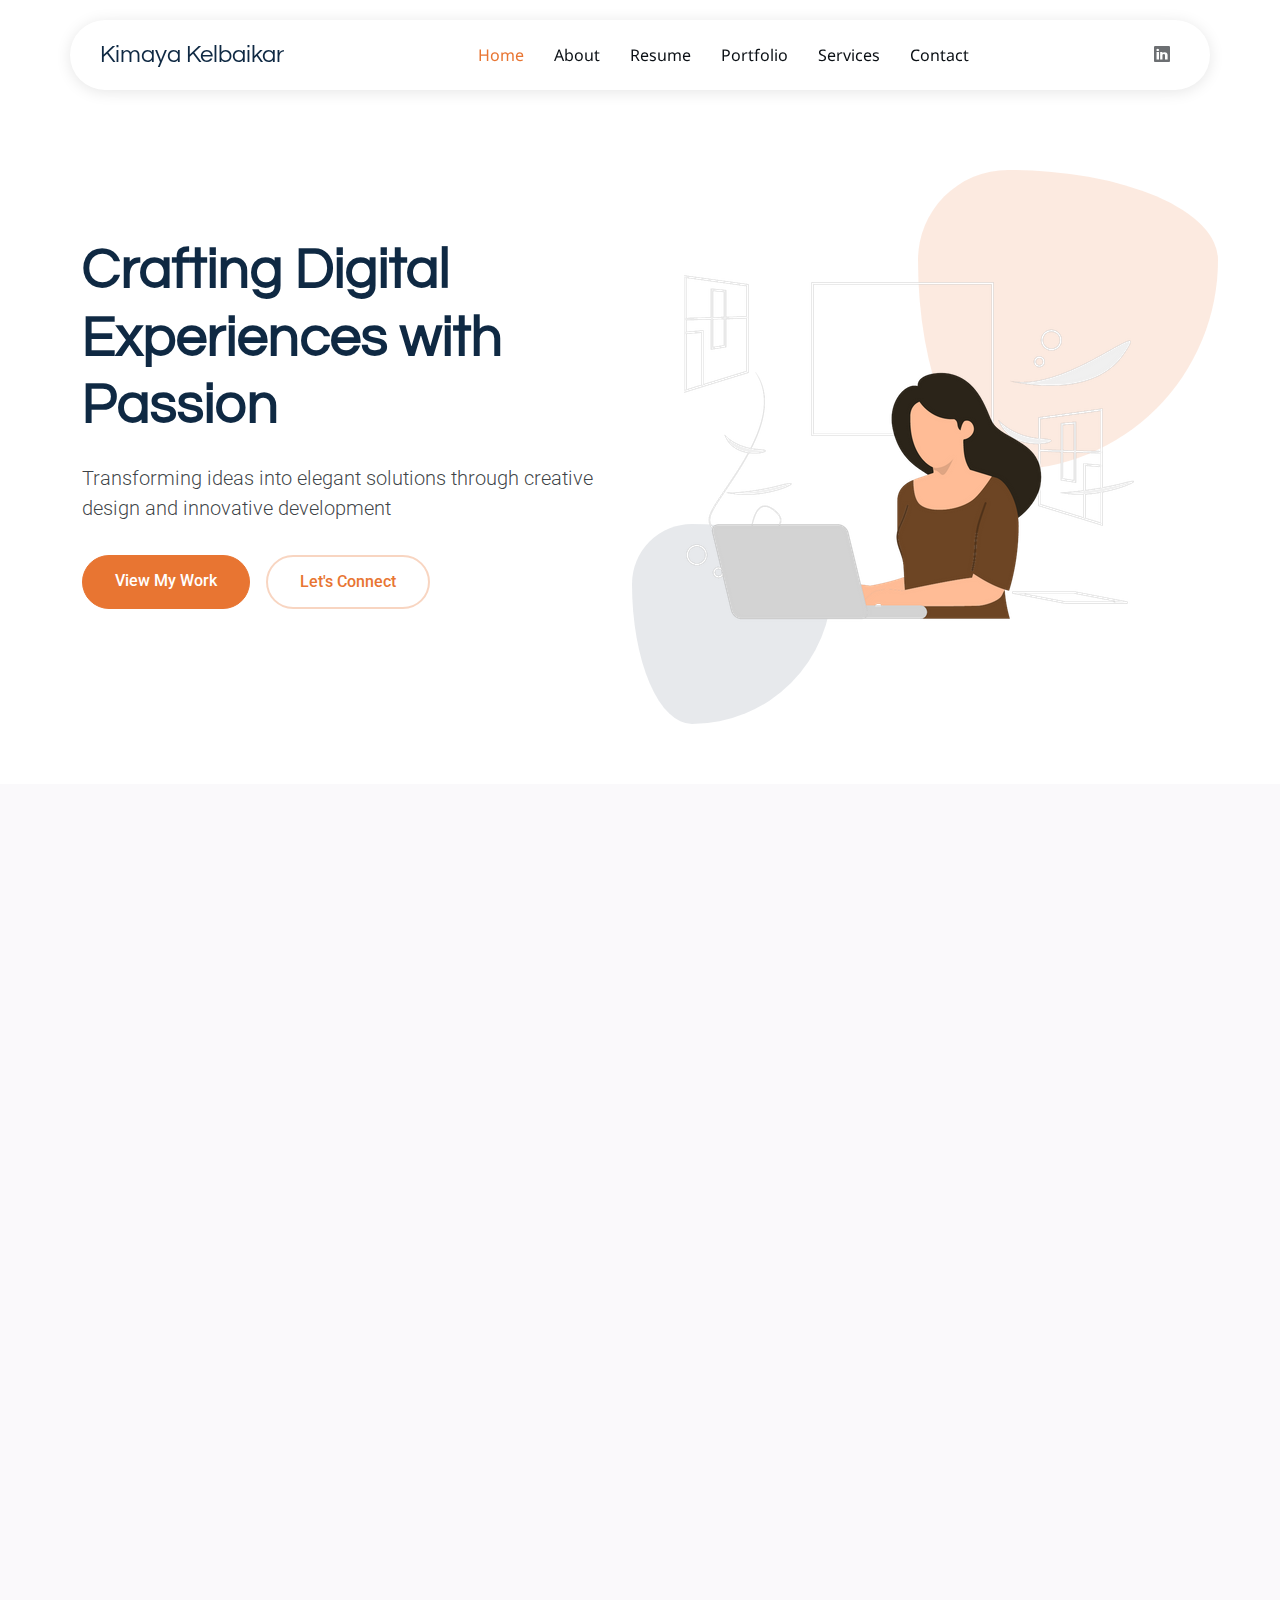
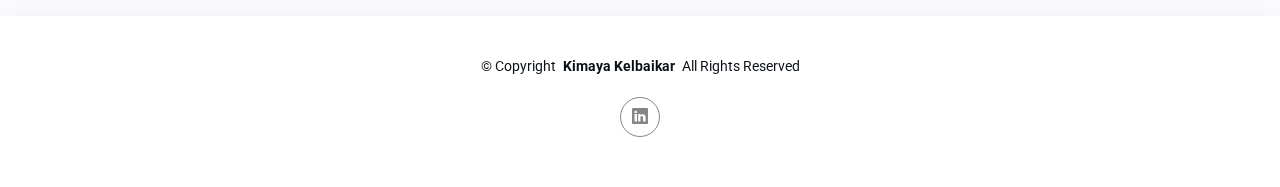
<file: index.html>
<!DOCTYPE html>
<html lang="en">

<head>
  <meta charset="utf-8">
  <meta content="width=device-width, initial-scale=1.0" name="viewport">
  <title>Kimaya Kelbaikar Portfolio</title>
  <meta name="description" content="">
  <meta name="keywords" content="">

  <!-- Favicons -->
  <link href="assets/img/Logo.png" rel="icon">
  <link href="assets/img/apple-touch-icon.png" rel="apple-touch-icon">

  <!-- Fonts -->
  <link href="https://fonts.googleapis.com" rel="preconnect">
  <link href="https://fonts.gstatic.com" rel="preconnect" crossorigin>
  <link href="https://fonts.googleapis.com/css2?family=Roboto:ital,wght@0,100;0,300;0,400;0,500;0,700;0,900;1,100;1,300;1,400;1,500;1,700;1,900&family=Noto+Sans:ital,wght@0,100;0,200;0,300;0,400;0,500;0,600;0,700;0,800;0,900;1,100;1,200;1,300;1,400;1,500;1,600;1,700;1,800;1,900&family=Questrial:wght@400&display=swap" rel="stylesheet">

  <!-- Vendor CSS Files -->
  <link href="assets/vendor/bootstrap/css/bootstrap.min.css" rel="stylesheet">
  <link href="assets/vendor/bootstrap-icons/bootstrap-icons.css" rel="stylesheet">
  <link href="assets/vendor/aos/aos.css" rel="stylesheet">
  <link href="assets/vendor/glightbox/css/glightbox.min.css" rel="stylesheet">
  <link href="assets/vendor/swiper/swiper-bundle.min.css" rel="stylesheet">

  <!-- Main CSS File -->
  <link href="assets/css/main.css" rel="stylesheet">

  <!-- =======================================================
  * Template Name: Kimaya
  * Template URL: https://bootstrapmade.com/easyfolio-bootstrap-portfolio-template/
  * Updated: Feb 21 2025 with Bootstrap v5.3.3
  * Author: BootstrapMade.com
  * License: https://bootstrapmade.com/license/
  ======================================================== -->
</head>

<body class="index-page">

  <header id="header" class="header d-flex align-items-center sticky-top">
    <div class="header-container container-fluid container-xl position-relative d-flex align-items-center justify-content-between">

      <a href="index.html" class="logo d-flex align-items-center me-auto me-xl-0">
        <!-- Uncomment the line below if you also wish to use an image logo -->
        <!-- <img src="assets/img/Logo.png" alt=""> -->
        <h1 class="sitename">Kimaya Kelbaikar</h1>
      </a>

      <nav id="navmenu" class="navmenu">
        <ul>
          <li><a href="#hero" class="active">Home</a></li>
          <li><a href="#about">About</a></li>
          <li><a href="#resume">Resume</a></li>
          <li><a href="#portfolio">Portfolio</a></li>
          <li><a href="#services">Services</a></li>
          <!-- <li class="dropdown"><a href="#"><span>Dropdown</span> <i class="bi bi-chevron-down toggle-dropdown"></i></a>
            <ul>
              <li><a href="#">Dropdown 1</a></li>
              <li class="dropdown"><a href="#"><span>Deep Dropdown</span> <i class="bi bi-chevron-down toggle-dropdown"></i></a>
                <ul>
                  <li><a href="#">Deep Dropdown 1</a></li>
                  <li><a href="#">Deep Dropdown 2</a></li>
                  <li><a href="#">Deep Dropdown 3</a></li>
                  <li><a href="#">Deep Dropdown 4</a></li>
                  <li><a href="#">Deep Dropdown 5</a></li>
                </ul>
              </li>
              <li><a href="#">Dropdown 2</a></li>
              <li><a href="#">Dropdown 3</a></li> -->
              <!-- <li><a href="#">Dropdown 4</a></li>
            </ul>
          </li> -->
          <li><a href="#contact">Contact</a></li>
        </ul>
        <i class="mobile-nav-toggle d-xl-none bi bi-list"></i>
      </nav>

      <div class="header-social-links">
        <!-- <a href="#" class="twitter"><i class="bi bi-twitter-x"></i></a>
        <a href="#" class="facebook"><i class="bi bi-facebook"></i></a>
        <a href="#" class="instagram"><i class="bi bi-instagram"></i></a> -->
        <a href="https://www.linkedin.com/in/kkelbaikar/" class="linkedin"><i class="bi bi-linkedin"></i></a>
      </div>

    </div>
  </header>

  <main class="main">

    <!-- Hero Section -->
    <section id="hero" class="hero section">

      <div class="container" data-aos="fade-up" data-aos-delay="100">

        <div class="row align-items-center content">
          <div class="col-lg-6" data-aos="fade-up" data-aos-delay="200">
            <h2>Crafting Digital Experiences with Passion</h2>
            <p class="lead">Transforming ideas into elegant solutions through creative design and innovative development</p>
            <div class="cta-buttons" data-aos="fade-up" data-aos-delay="300">
              <a href="#portfolio" class="btn btn-primary">View My Work</a>
              <a href="#contact" class="btn btn-outline">Let's Connect</a>
            </div>
            <div class="hero-stats" data-aos="fade-up" data-aos-delay="400">
              <!-- <div class="stat-item">
                <span class="stat-number">5+</span>
                <span class="stat-label">Years Experience</span>
              </div> -->
              <!-- <div class="stat-item">
                <span class="stat-number">20+</span>
                <span class="stat-label">Projects Completed</span>
              </div> -->
              <!-- <div class="stat-item">
                <span class="stat-number">50+</span>
                <span class="stat-label">Happy Clients</span>
              </div> -->
            </div>
          </div>
          <div class="col-lg-6">
            <div class="hero-image">
              <img src="assets/img/girl.webp" alt="Portfolio Hero Image" class="img-fluid" data-aos="zoom-out" data-aos-delay="300">
              <div class="shape-1"></div>
              <div class="shape-2"></div>
            </div>
          </div>
        </div>

      </div>

    </section><!-- /Hero Section -->

    <!-- About Section -->
    <section id="about" class="about section light-background">

      <!-- Section Title -->
      <div class="container section-title" data-aos="fade-up">
        <h2>About</h2>
        <div class="title-shape">
          <svg viewBox="0 0 200 20" xmlns="http://www.w3.org/2000/svg">
            <path d="M 0,10 C 40,0 60,20 100,10 C 140,0 160,20 200,10" fill="none" stroke="currentColor" stroke-width="2"></path>
          </svg>
        </div>
        <!-- <p>Quis autem vel eum iure reprehenderit qui in ea voluptate velit esse quam nihil molestiae consequatur vel illum qui dolorem</p> -->
      </div><!-- End Section Title -->

      <div class="container" data-aos="fade-up" data-aos-delay="100">

        <div class="row align-items-center">
          <div class="col-lg-6 position-relative" data-aos="fade-right" data-aos-delay="200">
            <div class="about-image">
              <img src="assets/img/person/kimaya.jpg" alt="Profile Image" class="img-fluid rounded-4">
            </div>
          </div>

          <div class="col-lg-6" data-aos="fade-left" data-aos-delay="300">
            <div class="about-content">
              <span class="subtitle">About Me</span>

              <h2>Cybersecurity &amp; IT Support Analyst</h2>

              <p class="lead mb-4">Growing up in a tech-savvy Gen Z household and inspired by my engineer father, I developed an early passion for technology that led me to earn a B.Eng. in Information Technology and an MSc in Cybersecurity (Distinction) from the University of Chester. My journey includes hands-on experience in IT support, mobile device configuration, and network troubleshooting during my internship at Shreya Infocom, where I handled 15–20 tickets daily in a fast-paced startup. Exposure to recurring cyber challenges deepened my interest in security, which I explored through modules in Digital Forensics, Penetration Testing, and Software Exploitation. My projects ranged from developing a secure Android app to conducting vulnerability research, while volunteering with WiCyS at the National Cybersecurity Show showcased my passion for awareness, diversity, and public engagement in cyber. I thrive at the intersection of user support and security—curious, collaborative, and committed to making tech safer for all.</p>

              <!-- <p class="mb-4">Neque porro quisquam est, qui dolorem ipsum quia dolor sit amet</p> -->

              <div class="personal-info">
                <div class="row g-4">
                  <div class="col-6">
                    <div class="info-item">
                      <span class="label">Name</span>
                      <span class="value">Kimaya Kelbaikar</span>
                    </div>
                  </div>

                  <div class="col-6">
                    <div class="info-item">
                      <span class="label">Phone</span>
                      <span class="value">+44 7748991494</span>
                    </div>
                  </div>

                  <div class="col-6">
                    <div class="info-item">
                      <span class="label">Age</span>
                      <span class="value">25 Years</span>
                    </div>
                  </div>

                  <div class="col-6">
                    <div class="info-item">
                      <span class="label">Email</span>
                      <span class="value">kimayakelbaikar23@gmail.com</span>
                    </div>
                  </div>

                  <!-- <div class="col-6">
                    <div class="info-item">
                      <span class="label">Occupation</span>
                      <span class="value">Lorem Engineer</span>
                    </div>
                  </div> -->

                  <div class="col-6">
                    <div class="info-item">
                      <span class="label">Nationality</span>
                      <span class="value">Indian</span>
                    </div>
                  </div>
                </div>
              </div>

              <!-- <div class="signature mt-4">
                <div class="signature-image">
                  <img src="assets/img/misc/signature-1.webp" alt="" class="img-fluid">
                </div> -->
                <!-- <div class="signature-info">
                  <h4>Kimaya Kelbaikar</h4>
                  <p>Adipiscing Elit, Lorem Ipsum</p>
                </div> -->
              </div>
            </div>
          </div>
        </div>

      </div>

    </section><!-- /About Section -->

    <!-- Skills Section -->
    <section id="skills" class="skills section">

      <div class="container" data-aos="fade-up" data-aos-delay="100">

        <div class="row g-4 skills-animation">

          <div class="col-md-6 col-lg-3" data-aos="fade-up" data-aos-delay="200">
            <div class="skill-box">
              <h3>Penetration Testing</h3>
              <p>Practical exposure to identifying and simulating cyberattacks in lab environments.</p>
              <span class="text-end d-block">90%</span>
              <div class="progress">
                <div class="progress-bar" role="progressbar" aria-valuenow="95" aria-valuemin="0" aria-valuemax="100"></div>
              </div>
            </div>
          </div>

          <div class="col-md-6 col-lg-3" data-aos="fade-up" data-aos-delay="100">
            <div class="skill-box">
              <h3>Burp Suite</h3>
              <p> Used for identifying and exploiting web app vulnerabilities by intercepting and modifying HTTP/S traffic.</p>
              <span class="text-end d-block">90%</span>
              <div class="progress">
                <div class="progress-bar" role="progressbar" aria-valuenow="90" aria-valuemin="0" aria-valuemax="100"></div>
              </div>
            </div>
          </div>
          <div class="col-md-6 col-lg-3" data-aos="fade-up" data-aos-delay="100">
            <div class="skill-box">
              <h3>Python</h3>
              <p>Applied for scripting, automation, and cybersecurity projects like CVE exploitation.</p>
              <span class="text-end d-block">85%</span>
              <div class="progress">
                <div class="progress-bar" role="progressbar" aria-valuenow="85" aria-valuemin="0" aria-valuemax="100"></div>
              </div>
            </div>
          </div>
          

          <div class="col-md-6 col-lg-3" data-aos="fade-up" data-aos-delay="100">
            <div class="skill-box">
              <h3>Microsoft Azure</h3>
              <p>Certified Azure AI Engineer Associate with foundational knowledge in cloud security and services.</p>
              <span class="text-end d-block">80%</span>
              <div class="progress">
                <div class="progress-bar" role="progressbar" aria-valuenow="80" aria-valuemin="0" aria-valuemax="100"></div>
              </div>
            </div>
          </div>

          

          <div class="col-md-6 col-lg-3" data-aos="fade-up" data-aos-delay="300">
            <div class="skill-box">
              <h3>Office 365 (Outlook, Teams, SharePoint)</h3>
              <p>Proficient in user support and basic administration across collaborative platforms.</p>
              <span class="text-end d-block">90%</span>
              <div class="progress">
                <div class="progress-bar" role="progressbar" aria-valuenow="90" aria-valuemin="0" aria-valuemax="100"></div>
              </div>
            </div>
          </div>

          <div class="col-md-6 col-lg-3" data-aos="fade-up" data-aos-delay="300">
            <div class="skill-box">
              <h3>Digital Forensics & Incident Response</h3>
              <p>Knowledge of evidence collection, analysis, and reporting in forensic investigations.</p>
              <span class="text-end d-block">85%</span>
              <div class="progress">
                <div class="progress-bar" role="progressbar" aria-valuenow="85" aria-valuemin="0" aria-valuemax="100"></div>
              </div>
            </div>
          </div>

          <!-- <div class="col-md-6 col-lg-3" data-aos="fade-up" data-aos-delay="400">
            <div class="skill-box">
              <h3>Photoshop</h3>
              <p>Quis autem vel eum iure reprehenderit qui in ea voluptate.</p>
              <span class="text-end d-block">55%</span>
              <div class="progress">
                <div class="progress-bar" role="progressbar" aria-valuenow="55" aria-valuemin="0" aria-valuemax="100">
                </div>
              </div>
            </div> -->
          <!-- </div> -->

        </div>

      </div>

    </section><!-- /Skills Section -->

    <!-- Resume Section -->
    <section id="resume" class="resume section">

      <!-- Section Title -->
      <div class="container section-title" data-aos="fade-up">
        <h2>Resume</h2>
        <div class="title-shape">
          <svg viewBox="0 0 200 20" xmlns="http://www.w3.org/2000/svg">
            <path d="M 0,10 C 40,0 60,20 100,10 C 140,0 160,20 200,10" fill="none" stroke="currentColor" stroke-width="2"></path>
          </svg>
        </div>
        <p>Here’s a quick overview of my professional experience, education, and qualifications in cybersecurity and IT support. From working with NHS and industry IT teams to mastering digital forensics and network security, each role has shaped my skills, adaptability, and commitment to continuous growth.</p>
      </div><!-- End Section Title -->

      <div class="container" data-aos="fade-up" data-aos-delay="100">

        <div class="row">
          <div class="col-12">
            <div class="resume-wrapper">
              <div class="resume-block" data-aos="fade-up">
                <h2>Work Experience</h2>
                <p class="lead">From cables to compliance, I blend hands-on IT support with a cybersecurity mindset—resolving issues, supporting users, and securing systems, one ticket at a time.</p>

                <div class="timeline">
                  <div class="timeline-item" data-aos="fade-up" data-aos-delay="200">
                    <div class="timeline-left">
                      <h4 class="company">Great Park Medical Group - NHS</h4>
                      <span class="period">Mar, 2025 - Current</span>
                    </div>
                    <div class="timeline-dot"></div>
                    <div class="timeline-right">
                      <h3 class="position">Volunteer</h3>
                      <ul>
                        <li>Supported CQC audit preparations by organising internal policy documents on TeamNet, ensuring accessibility and regulatory compliance.</li>
                        <li>Gained hands-on experience with IT governance, documentation standards, and Cyber Essentials principles within the NHS framework. </li>
                        <li>Supervise the assessment of all graphic materials in order to ensure quality and accuracy of the design</li>
                        <li>Developed a strong understanding of healthcare security protocols and administrative compliance.</li>
                      </ul>
                    </div>
                  </div>

                  <div class="timeline-item" data-aos="fade-up" data-aos-delay="300">
                    <div class="timeline-left">
                      <h4 class="company">Shreya Infocom Solutions</h4>
                      <span class="period">Jan 2023 - Jul 2023</span>
                    </div>
                    <div class="timeline-dot"></div>
                    <div class="timeline-right">
                      <h3 class="position">IT Support Intern</h3>
                      <p class="description">
                        Curabitur ullamcorper ultricies nisi nam eget dui etiam rhoncus maecenas tempus.
                      </p>
                      <ul>
                        <li>Assisted in company-wide hardware upgrades, including setup and configuration of laptops, desktops, tablets, and mobile phones.</li>
                        <li>Provided frontline troubleshooting support to end users, minimizing downtime and improving user experience.</li>
                        <li>Collaborated with vendors to resolve IT equipment and software issues, contributing to smooth operational workflows.</li>
                        <li>Documented asset inventory and contributed to patching and basic Windows Server administration.</li>
                      </ul>
                      <p></p>
                    </div>
                  </div>

                  <!-- <div class="timeline-item" data-aos="fade-up" data-aos-delay="400">
                    <div class="timeline-left">
                      <h4 class="company">Stepping Stone Ltd.</h4>
                      <span class="period">2015-2019</span>
                    </div>
                    <div class="timeline-dot"></div>
                    <div class="timeline-right">
                      <h3 class="position">Graphic design specialist</h3>
                      <p class="description">Curabitur ullamcorper ultricies nisi nam eget dui etiam rhoncus maecenas tempus.</p>
                    </div>
                  </div>
                </div> -->
              </div>

              <div class="resume-block" data-aos="fade-up" data-aos-delay="100">
                <h2>My Education</h2>
                <p class="lead">My academic journey has equipped me with a solid foundation in Information Technology and advanced knowledge in Cybersecurity. From understanding the core principles of computing to developing expertise in digital forensics, penetration testing, and cyber risk management, my education has shaped both my technical and analytical skill set.</p>

                <div class="timeline">
                  <div class="timeline-item" data-aos="fade-up" data-aos-delay="200">
                    <div class="timeline-left">
                      <h4 class="company">University of Chester</h4>
                      <span class="period">2023-2024</span>
                    </div>
                    <div class="timeline-dot"></div>
                    <div class="timeline-right">
                      <h3 class="position">MSc. Cybersecurity</h3>
                      <p class="description">Graduated with Distinction – specialised in Digital Forensics, Incident Response, Software Exploitation, and Penetration Testing. </p>
                    </div>
                  </div>

                  <div class="timeline-item" data-aos="fade-up" data-aos-delay="300">
                    <div class="timeline-left">
                      <h4 class="company">Dwarkadas J Sanghvi College of Engineering</h4>
                      <span class="period">2018 - 2023</span>
                    </div>
                    <div class="timeline-dot"></div>
                    <div class="timeline-right">
                      <h3 class="position">B.Eng. in Information Technology</h3>
                      <p class="description">Focused on Cybersecurity, Cloud Computing, Artificial Intelligence, Python, and Data Mining; achieved 2:1 with several distinctions.</p>
                    </div>
                  </div>

                  <div class="timeline-item" data-aos="fade-up" data-aos-delay="400">
                    <div class="timeline-left">
                      <h4 class="company">Prakash College of Science and Commerce</h4>
                      <span class="period">2016-2018</span>
                    </div>
                    <div class="timeline-dot"></div>
                    <div class="timeline-right">
                      <h3 class="position">Higher Secondary Certificate(HSC) - Equivalent to UK A Levels</h3>
                      <p class="description">Strong academic focus on Mathematics, Physics, Chemistry, and Psychology. (A*AB)</p>
                    </div>
                  </div>

                  
                  <div class="timeline-item" data-aos="fade-up" data-aos-delay="400">
                    <div class="timeline-left">
                      <h4 class="company">Children's Academy</h4>
                      <span class="period">2014 - 2016</span>
                    </div>
                    <div class="timeline-dot"></div>
                    <div class="timeline-right">
                      <h3 class="position">Indian Cerificate of Secondary Education(ICSE)- Equivalent to UK GCSEs</h3>
                      <p class="description">Core subjects included English, Science, Mathematics, Social Studies, and Computer Applications. (A*AB)</p>
                    </div>
                  </div>
                </div>
              </div>
              <div class="resume-block" data-aos="fade-up" data-aos-delay="100">
                <h2>Certifications</h2>
                <p class="lead">A testament to my commitment to continuous learning, these certifications have helped me strengthen both foundational and specialized skills in cybersecurity, cloud technologies, and AI.</p>

                <div class="timeline">
                  <div class="timeline-item" data-aos="fade-up" data-aos-delay="200">
                    <div class="timeline-left">
                      <h4 class="company">SC-900</h4>
                      <span class="period">Apr-2025</span>
                    </div>
                    <div class="timeline-dot"></div>
                    <div class="timeline-right">
                      <a href="https://learn.microsoft.com/en-us/users/kimayakelbaikar-6386/credentials/301bf6dbbe7d68ce" target="_blank" rel="noopener noreferrer">
                        <h3 class="position">Microsoft Certified: Security, Compliance, and Identity Fundamentals</h3>
                      </a>
                      <p class="description">Validated foundational understanding of Microsoft security, compliance, and identity concepts and services.</p>
                    </div>
                  </div>

                  <div class="timeline-item" data-aos="fade-up" data-aos-delay="300">
                    <div class="timeline-left">
                      <h4 class="company">SY0-701</h4>
                      <span class="period">Feb-2025</span>
                    </div>
                    <div class="timeline-dot"></div>
                    <div class="timeline-right">
                      <a href="https://www.credly.com/badges/6cb8c137-19e8-42b5-b473-57a53006d870"
                       target="_blank"
                       rel="noopener noreferrer"
                       class="cert-link">
                        <h3 class="position">CompTIA Security +</h3>
                      </a>

                      <p class="description">Globally recognized certification validating core knowledge in network security, risk management, and threat response.</p>
                    </div>
                  </div>

                  <div class="timeline-item" data-aos="fade-up" data-aos-delay="400">
                    <div class="timeline-left">
                      <h4 class="company">AI - 102</h4>
                      <span class="period">Aug-2024</span>
                    </div>
                    <div class="timeline-dot"></div>
                    <div class="timeline-right">
                      <h3 class="cert-link">
                        <a href="https://learn.microsoft.com/en-us/users/kimayasandeshkelbaikar-8269/transcript/764o8ilnjwyoyxk" target="_blank" rel="noopener noreferrer">
                          <h3 class="position">Microsoft Certified: Azure AI Engineer Associate</h3>
                        </a>
                        <a href=""
                           target="_blank"
                           rel="noopener noreferrer">
                           <h3></h3>
                        </a>
                        
                      </h3>
                      
                      <p class="description">Credential demonstrating expertise in using Azure AI services such as NLP, speech, computer vision, and responsible AI principles.</p>
                    </div>
                  </div>

                  
                  <div class="timeline-item" data-aos="fade-up" data-aos-delay="400">
                    <div class="timeline-left">
                      <h4 class="company">AWS</h4>
                      <span class="period">Apr 2025</span>
                    </div>
                    <div class="timeline-dot"></div>
                    <div class="timeline-right">
                      <h3 class="position">AWS Administration: Security Fundamentals</h3>
                      <p class="description">​"Mastered AWS Security Fundamentals—certified and cloud-ready!</p>
                    </div>
                  </div>
                </div>
              </div>
            </div>
          </div>
        </div>

      </div>

    </section><!-- /Resume Section -->

    <!-- Portfolio Section -->
    <section id="portfolio" class="portfolio section">

      <!-- Section Title -->
      <div class="container section-title" data-aos="fade-up">
        <h2>Portfolio</h2>
        <div class="title-shape">
          <svg viewBox="0 0 200 20" xmlns="http://www.w3.org/2000/svg">
            <path d="M 0,10 C 40,0 60,20 100,10 C 140,0 160,20 200,10" fill="none" stroke="currentColor" stroke-width="2"></path>
          </svg>
        </div>
        <p>Here’s a glimpse into my work across cybersecurity, IT support, and technical implementation. From hands-on vulnerability exploitation to volunteering at industry events, each experience reflects my passion for learning, growing, and contributing to the cyber world.</p>
      </div><!-- End Section Title -->

      <div class="container" data-aos="fade-up" data-aos-delay="100">

        <div class="isotope-layout" data-default-filter="*" data-layout="masonry" data-sort="original-order">

          <div class="portfolio-filters-container" data-aos="fade-up" data-aos-delay="200">
            <ul class="portfolio-filters isotope-filters">
              <li data-filter="*" class="filter-active">All Work</li>
              <li data-filter=".filter-web">Implementation</li>
              <li data-filter=".filter-graphics">Volunteer</li>
              <!-- <li data-filter=".filter-motion">Motion</li>
              <li data-filter=".filter-brand">Branding</li> -->
            </ul>
          </div>

          <div class="row g-4 isotope-container" data-aos="fade-up" data-aos-delay="300">

            <div class="col-lg-6 col-md-6 portfolio-item isotope-item filter-web">
              <div class="portfolio-card">
                <div class="portfolio-image">
                  <img src="assets/img/portfolio/img-1.webp" class="img-fluid" alt="" loading="lazy">
                  <div class="portfolio-overlay">
                    <div class="portfolio-actions">
                      <a href="assets/img/portfolio/img-1.webp" class="glightbox preview-link" data-gallery="portfolio-gallery-web"><i class="bi bi-eye"></i></a>
                      <a href="https://www.linkedin.com/posts/kkelbaikar_cybersecurity-rickroll-cve20199848-activity-7292565800421310465-Bvga?utm_source=share&utm_medium=member_desktop&rcm=ACoAADIQbRUBWUqXH-poRGuJsVHk-BG4QYaHbUk" class="details-link"><i class="bi bi-arrow-right"></i></a>
                    </div>
                  </div>
                </div>
                <div class="portfolio-content">
                  <span class="category">Implementation</span>
                  <h3>Rickroll via LibreOffice Hack</h3>
                  <p>Exploited CVE-2019-9848 to trigger a Rickroll on hover using LibreOffice’s macro vulnerability in a fun but critical software exploitation demo.</p>
                </div>
              </div>
            </div>
            <!-- End Portfolio Item -->

            <div class="col-lg-6 col-md-6 portfolio-item isotope-item filter-web">
              <div class="portfolio-card">
                <div class="portfolio-image">
                  <img src="assets/img/portfolio/img-2.jpg" class="img-fluid" alt="" loading="lazy">
                  <div class="portfolio-overlay">
                    <div class="portfolio-actions">
                      <a href="assets/img/portfolio/img-2.jpg" class="glightbox preview-link" data-gallery="portfolio-gallery-graphics"><i class="bi bi-eye"></i></a>
                      <a href="https://www.linkedin.com/posts/kkelbaikar_cybersecurity-cve201816858-ethicalhacking-activity-7292600802504822787-X38C?utm_source=share&utm_medium=member_desktop&rcm=ACoAADIQbRUBWUqXH-poRGuJsVHk-BG4QYaHbUk" class="details-link"><i class="bi bi-arrow-right"></i></a>
                    </div>
                  </div>
                </div>
                <div class="portfolio-content">
                  <span class="category">Implementation</span>
                  <h3>Directory Traversal to Code Execution</h3>
                  <p>Demonstrated CVE-2018-16858 by exploiting a path traversal flaw in LibreOffice to execute arbitrary Python scripts on file open.</p>
                </div>
              </div>
            </div>
            <!-- End Portfolio Item -->

            <div class="col-lg-6 col-md-6 portfolio-item isotope-item filter-graphics">
              <div class="portfolio-card">
                <div class="portfolio-image">
                  <img src="assets/img/portfolio/wicys-4.jpg" class="img-fluid" alt="" loading="lazy">
                  <div class="portfolio-overlay">
                    <div class="portfolio-actions">
                      <a href="assets/img/portfolio/wicys-4.jpg" class="glightbox preview-link" data-gallery="portfolio-gallery-motion"><i class="bi bi-eye"></i></a>
                      <a href="https://www.linkedin.com/posts/kkelbaikar_womenincybersecurity-wicysuki-cybersecurity-activity-7319676614231949313-3qvB?utm_source=share&utm_medium=member_desktop&rcm=ACoAADIQbRUBWUqXH-poRGuJsVHk-BG4QYaHbUk" class="details-link"><i class="bi bi-arrow-right"></i></a>
                    </div>
                  </div>
                </div>
                <div class="portfolio-content">
                  <span class="category">Volunteer</span>
                  <h3>Volunteered at WiCyS UKI Booth – National Cybersecurity Show 2025</h3>
                  <p>Supported Women in CyberSecurity (WiCyS UK Affiliate) during the National Cybersecurity Show, engaging with visitors, promoting inclusivity in cyber, and representing the next generation of women in tech.</p>
                </div>
              </div>
            </div>
            <!-- End Portfolio Item -->

            <div class="col-lg-6 col-md-6 portfolio-item isotope-item filter-web">
              <div class="portfolio-card">
                <div class="portfolio-image">
                  <img src="assets/img/portfolio/fuzzing.jpg" class="img-fluid" alt="" loading="lazy">
                  <div class="portfolio-overlay">
                    <div class="portfolio-actions">
                      <a href="assets/img/portfolio/fuzzing.jpg" class="glightbox preview-link" data-gallery="portfolio-gallery-brand"><i class="bi bi-eye"></i></a>
                      <a href="https://www.linkedin.com/posts/kkelbaikar_breaking-code-with-bytes-building-a-custom-activity-7320183663944495105-4-pg?utm_source=share&utm_medium=member_desktop&rcm=ACoAADIQbRUBWUqXH-poRGuJsVHk-BG4QYaHbUk" class="details-link"><i class="bi bi-arrow-right"></i></a>
                    </div>
                  </div>
                </div>
                <div class="portfolio-content">
                  <span class="category">Implementation</span>
                  <h3> Built My Own Security Tool! | Custom Fuzzer in Python </h3>
                  <p>My fuzzer detected 512 crash-triggering inputs in just 16 minutes, helping surface parsing flaws and potential memory corruption vulnerabilities.</p>
                </div>
              </div>
            </div>
            <!-- End Portfolio Item -->

            <!-- <div class="col-lg-6 col-md-6 portfolio-item isotope-item filter-web">
              <div class="portfolio-card">
                <div class="portfolio-image">
                  <img src="assets/img/portfolio/portfolio-2.webp" class="img-fluid" alt="" loading="lazy">
                  <div class="portfolio-overlay">
                    <div class="portfolio-actions">
                      <a href="assets/img/portfolio/portfolio-2.webp" class="glightbox preview-link" data-gallery="portfolio-gallery-web"><i class="bi bi-eye"></i></a>
                      <a href="portfolio-details.html" class="details-link"><i class="bi bi-arrow-right"></i></a>
                    </div>
                  </div>
                </div>
                <div class="portfolio-content">
                  <span class="category">Web Design</span>
                  <h3>E-commerce Platform</h3>
                  <p>Nullam id dolor id nibh ultricies vehicula ut id elit.</p>
                </div>
              </div>
            </div> -->
            <!-- End Portfolio Item -->

            <!-- <div class="col-lg-6 col-md-6 portfolio-item isotope-item filter-graphics">
              <div class="portfolio-card">
                <div class="portfolio-image">
                  <img src="assets/img/portfolio/portfolio-11.webp" class="img-fluid" alt="" loading="lazy">
                  <div class="portfolio-overlay">
                    <div class="portfolio-actions">
                      <a href="assets/img/portfolio/portfolio-11.webp" class="glightbox preview-link" data-gallery="portfolio-gallery-graphics"><i class="bi bi-eye"></i></a>
                      <a href="portfolio-details.html" class="details-link"><i class="bi bi-arrow-right"></i></a>
                    </div>
                  </div>
                </div>
                <div class="portfolio-content">
                  <span class="category">Graphics</span>
                  <h3>Digital Art Collection</h3>
                  <p>Cras mattis consectetur purus sit amet fermentum.</p>
                </div>
              </div>
            </div> -->
            <!-- End Portfolio Item -->

          </div><!-- End Portfolio Container -->

        </div>

      </div>

    </section><!-- /Portfolio Section -->

    <!-- Testimonials Section -->
    <!-- <section id="testimonials" class="testimonials section light-background"> -->

      <!-- Section Title -->
      <!-- <div class="container section-title" data-aos="fade-up">
        <h2>Testimonials</h2>
        <div class="title-shape">
          <svg viewBox="0 0 200 20" xmlns="http://www.w3.org/2000/svg">
            <path d="M 0,10 C 40,0 60,20 100,10 C 140,0 160,20 200,10" fill="none" stroke="currentColor" stroke-width="2"></path>
          </svg>
        </div>
        <p>Quis autem vel eum iure reprehenderit qui in ea voluptate velit esse quam nihil molestiae consequatur vel illum qui dolorem</p>
      </div> -->
      <!-- End Section Title -->

      <!-- <div class="container" data-aos="fade-up" data-aos-delay="100">

        <div class="testimonials-slider swiper init-swiper">
          <script type="application/json" class="swiper-config">
            {
              "slidesPerView": 1,
              "loop": true,
              "speed": 600,
              "autoplay": {
                "delay": 5000
              },
              "navigation": {
                "nextEl": ".swiper-button-next",
                "prevEl": ".swiper-button-prev"
              }
            }
          </script>

          <div class="swiper-wrapper">

            <div class="swiper-slide">
              <div class="testimonial-item">
                <div class="row">
                  <div class="col-lg-8">
                    <h2>Sed ut perspiciatis unde omnis</h2>
                    <p>
                      Proin iaculis purus consequat sem cure digni ssim donec porttitora entum suscipit rhoncus. Accusantium quam, ultricies eget id, aliquam eget nibh et. Maecen aliquam, risus at semper.
                    </p>
                    <p>
                      Beatae magnam dolore quia ipsum. Voluptatem totam et qui dolore dignissimos. Amet quia sapiente laudantium nihil illo et assumenda sit cupiditate. Nam perspiciatis perferendis minus consequatur. Enim ut eos quo.
                    </p>
                    <div class="profile d-flex align-items-center">
                      <img src="assets/img/person/person-m-7.webp" class="profile-img" alt="">
                      <div class="profile-info">
                        <h3>Saul Goodman</h3>
                        <span>Client</span>
                      </div>
                    </div>
                  </div>
                  <div class="col-lg-4 d-none d-lg-block">
                    <div class="featured-img-wrapper">
                      <img src="assets/img/person/person-m-7.webp" class="featured-img" alt="">
                    </div>
                  </div>
                </div>
              </div>
            </div> -->
            <!-- End Testimonial Item -->

            <!-- <div class="swiper-slide">
              <div class="testimonial-item">
                <div class="row">
                  <div class="col-lg-8">
                    <h2>Nemo enim ipsam voluptatem</h2>
                    <p>
                      Export tempor illum tamen malis malis eram quae irure esse labore quem cillum quid cillum eram malis quorum velit fore eram velit sunt aliqua noster fugiat irure amet legam anim culpa.
                    </p>
                    <p>
                      Dolorem excepturi esse qui amet maxime quibusdam aut repellendus voluptatum. Corrupti enim a repellat cumque est laborum fuga consequuntur. Dolorem nostrum deleniti quas voluptatem iure dolorum rerum. Repudiandae doloribus ut repellat harum vero aut. Modi aut velit aperiam aspernatur odit ut vitae.
                    </p>
                    <div class="profile d-flex align-items-center">
                      <img src="assets/img/person/person-f-8.webp" class="profile-img" alt="">
                      <div class="profile-info">
                        <h3>Sara Wilsson</h3>
                        <span>Designer</span>
                      </div>
                    </div>
                  </div>
                  <div class="col-lg-4 d-none d-lg-block">
                    <div class="featured-img-wrapper">
                      <img src="assets/img/person/person-f-8.webp" class="featured-img" alt="">
                    </div>
                  </div>
                </div>
              </div>
            </div> -->
            <!-- End Testimonial Item -->
<!-- 
            <div class="swiper-slide">
              <div class="testimonial-item">
                <div class="row">
                  <div class="col-lg-8">
                    <h2>
                      Labore nostrum eos impedit
                    </h2>
                    <p>
                      Fugiat enim eram quae cillum dolore dolor amet nulla culpa multos export minim fugiat minim velit minim dolor enim duis veniam ipsum anim magna sunt elit fore quem dolore labore illum veniam.
                    </p>
                    <p>
                      Itaque ut explicabo vero occaecati est quam rerum sed. Numquam tempora aut aut quaerat quia illum. Nobis quia autem odit ipsam numquam. Doloribus sit sint corporis eius totam fuga. Hic nostrum suscipit corrupti nam expedita adipisci aut optio.
                    </p>
                    <div class="profile d-flex align-items-center">
                      <img src="assets/img/person/person-m-9.webp" class="profile-img" alt="">
                      <div class="profile-info">
                        <h3>Matt Brandon</h3>
                        <span>Freelancer</span>
                      </div>
                    </div>
                  </div>
                  <div class="col-lg-4 d-none d-lg-block">
                    <div class="featured-img-wrapper">
                      <img src="assets/img/person/person-m-9.webp" class="featured-img" alt="">
                    </div>
                  </div>
                </div>
              </div>
            </div> -->
            <!-- End Testimonial Item -->

            <!-- <div class="swiper-slide">
              <div class="testimonial-item">
                <div class="row">
                  <div class="col-lg-8">
                    <h2>Impedit dolor facilis nulla</h2>
                    <p>
                      Enim nisi quem export duis labore cillum quae magna enim sint quorum nulla quem veniam duis minim tempor labore quem eram duis noster aute amet eram fore quis sint minim.
                    </p>
                    <p>
                      Omnis aspernatur accusantium qui delectus praesentium repellendus. Facilis sint odio aspernatur voluptas commodi qui qui qui pariatur. Corrupti deleniti itaque quaerat ipsum deleniti culpa tempora tempore. Et consequatur exercitationem hic aspernatur nobis est voluptatibus architecto laborum.
                    </p>
                    <div class="profile d-flex align-items-center">
                      <img src="assets/img/person/person-f-10.webp" class="profile-img" alt="">
                      <div class="profile-info">
                        <h3>Jena Karlis</h3>
                        <span>Store Owner</span>
                      </div>
                    </div>
                  </div>
                  <div class="col-lg-4 d-none d-lg-block">
                    <div class="featured-img-wrapper">
                      <img src="assets/img/person/person-f-10.webp" class="featured-img" alt="">
                    </div>
                  </div>
                </div>
              </div>
            </div> -->
            <!-- End Testimonial Item -->

          <!-- </div>

          <div class="swiper-navigation w-100 d-flex align-items-center justify-content-center">
            <div class="swiper-button-prev"></div>
            <div class="swiper-button-next"></div>
          </div>

        </div>

      </div>

    </section> -->
    <!-- /Testimonials Section -->

    <!-- Services Section -->
    <section id="services" class="services section">

      <!-- Section Title -->
      <div class="container section-title" data-aos="fade-up">
        <h2>Services</h2>
        <div class="title-shape">
          <svg viewBox="0 0 200 20" xmlns="http://www.w3.org/2000/svg">
            <path d="M 0,10 C 40,0 60,20 100,10 C 140,0 160,20 200,10" fill="none" stroke="currentColor" stroke-width="2"></path>
          </svg>
        </div>
        <!-- <p>Quis autem vel eum iure reprehenderit qui in ea voluptate velit esse quam nihil molestiae consequatur vel illum qui dolorem</p> -->
      </div><!-- End Section Title -->

      <div class="container" data-aos="fade-up" data-aos-delay="100">

        <div class="row align-items-center">
          <div class="col-lg-4 mb-5 mb-lg-0">
            <h2 class="fw-bold mb-4 servies-title">How can I be useful to your organisation?</h2>
            <p class="mb-4">As a Master's graduate in Cybersecurity with a background in Information Technology Engineering, I bring a unique blend of technical support, security knowledge, and development skills. My expertise spans IT infrastructure, cybersecurity principles, digital forensics, and web technologies. I am passionate about helping secure systems while also building user-friendly digital solutions.</p>
            <!-- <a href="#" class="btn btn-outline-primary">See all services</a> -->
          </div>
          <div class="col-lg-8">
            <div class="row g-4">

              <div class="col-md-6" data-aos="fade-up" data-aos-delay="300">
                <div class="service-item">
                  <i class="bi bi-easel icon"></i>
                  <h3><a href="#">Cybersecurity Analyst</a></h3>
                  <p>Armed with an MSc in Cybersecurity and a CompTIA Security+ certification, I specialize in identifying vulnerabilities, supporting incident response, and working with tools like Burp Suite and forensic frameworks to protect critical digital assets.</p>
                </div>
              </div><!-- End Service Item -->

              <div class="col-md-6" data-aos="fade-up" data-aos-delay="200">
                <div class="service-item">
                  <i class="bi bi-activity icon"></i>
                  <h3><a href="#">IT Support Specialist</a></h3>
                  <p>With hands-on experience in 1st line IT support, I troubleshoot hardware/software issues, set up and maintain devices, and resolve tickets across Windows and macOS environments. I ensure seamless user support, remote assistance, and efficient IT operations.</p>
                </div>
              </div><!-- End Service Item -->

              <div class="col-md-6" data-aos="fade-up" data-aos-delay="400">
                <div class="service-item">
                  <i class="bi bi-broadcast icon"></i>
                  <h3><a href="#">IT Engineer</a></h3>
                  <p>I have a solid foundation in IT systems, data management, operating systems, and network administration. From working with Windows Server to managing hardware/software installations, I ensure systems run smoothly and securely.</p>
                </div>
              </div><!-- End Service Item -->

              <div class="col-md-6" data-aos="fade-up" data-aos-delay="500">
                <div class="service-item">
                  <i class="bi bi-bounding-box-circles icon"></i>
                  <h3><a href="#">Web Developer</a></h3>
                  <p>With experience in HTML, CSS, and JavaScript, I enjoy crafting responsive front-end interfaces. My understanding of UI/UX and basic scripting supports both creative web development and secure coding practices.</p>
                </div>
              </div><!-- End Service Item -->

            </div>
          </div>
        </div>

      </div>

    </section><!-- /Services Section -->

    <!-- Faq Section -->
    <!-- <section id="faq" class="faq section"> -->

      <!-- Section Title -->
      <!-- <div class="container section-title" data-aos="fade-up">
        <h2>Frequently Asked Questions</h2>
        <div class="title-shape">
          <svg viewBox="0 0 200 20" xmlns="http://www.w3.org/2000/svg">
            <path d="M 0,10 C 40,0 60,20 100,10 C 140,0 160,20 200,10" fill="none" stroke="currentColor" stroke-width="2"></path>
          </svg>
        </div>
        <p>Quis autem vel eum iure reprehenderit qui in ea voluptate velit esse quam nihil molestiae consequatur vel illum qui dolorem</p>
      </div> -->
      <!-- End Section Title -->

      <!-- <div class="container">

        <div class="row justify-content-center">

          <div class="col-lg-10" data-aos="fade-up" data-aos-delay="100">

            <div class="faq-container">

              <div class="faq-item faq-active">
                <h3>Non consectetur a erat nam at lectus urna duis?</h3>
                <div class="faq-content">
                  <p>Feugiat pretium nibh ipsum consequat. Tempus iaculis urna id volutpat lacus laoreet non curabitur gravida. Venenatis lectus magna fringilla urna porttitor rhoncus dolor purus non.</p>
                </div>
                <i class="faq-toggle bi bi-chevron-right"></i>
              </div> -->
              <!-- End Faq item-->

              <!-- <div class="faq-item">
                <h3>Feugiat scelerisque varius morbi enim nunc faucibus?</h3>
                <div class="faq-content">
                  <p>Dolor sit amet consectetur adipiscing elit pellentesque habitant morbi. Id interdum velit laoreet id donec ultrices. Fringilla phasellus faucibus scelerisque eleifend donec pretium. Est pellentesque elit ullamcorper dignissim. Mauris ultrices eros in cursus turpis massa tincidunt dui.</p>
                </div>
                <i class="faq-toggle bi bi-chevron-right"></i>
              </div> -->
              <!-- End Faq item-->
<!-- 
              <div class="faq-item">
                <h3>Dolor sit amet consectetur adipiscing elit pellentesque?</h3>
                <div class="faq-content">
                  <p>Eleifend mi in nulla posuere sollicitudin aliquam ultrices sagittis orci. Faucibus pulvinar elementum integer enim. Sem nulla pharetra diam sit amet nisl suscipit. Rutrum tellus pellentesque eu tincidunt. Lectus urna duis convallis convallis tellus. Urna molestie at elementum eu facilisis sed odio morbi quis</p>
                </div>
                <i class="faq-toggle bi bi-chevron-right"></i>
              </div> -->
              <!-- End Faq item-->

              <!-- <div class="faq-item">
                <h3>Ac odio tempor orci dapibus. Aliquam eleifend mi in nulla?</h3>
                <div class="faq-content">
                  <p>Dolor sit amet consectetur adipiscing elit pellentesque habitant morbi. Id interdum velit laoreet id donec ultrices. Fringilla phasellus faucibus scelerisque eleifend donec pretium. Est pellentesque elit ullamcorper dignissim. Mauris ultrices eros in cursus turpis massa tincidunt dui.</p>
                </div>
                <i class="faq-toggle bi bi-chevron-right"></i>
              </div> -->
              <!-- End Faq item-->

              <!-- <div class="faq-item">
                <h3>Tempus quam pellentesque nec nam aliquam sem et tortor?</h3>
                <div class="faq-content">
                  <p>Molestie a iaculis at erat pellentesque adipiscing commodo. Dignissim suspendisse in est ante in. Nunc vel risus commodo viverra maecenas accumsan. Sit amet nisl suscipit adipiscing bibendum est. Purus gravida quis blandit turpis cursus in</p>
                </div>
                <i class="faq-toggle bi bi-chevron-right"></i>
              </div> -->
              <!-- End Faq item-->

              <!-- <div class="faq-item">
                <h3>Perspiciatis quod quo quos nulla quo illum ullam?</h3>
                <div class="faq-content">
                  <p>Enim ea facilis quaerat voluptas quidem et dolorem. Quis et consequatur non sed in suscipit sequi. Distinctio ipsam dolore et.</p>
                </div>
                <i class="faq-toggle bi bi-chevron-right"></i>
              </div> -->
              <!-- End Faq item-->
<!-- 
            </div>

          </div> -->
          <!-- End Faq Column-->

        <!-- </div>

      </div>

    </section> -->
    <!-- /Faq Section -->

    <!-- Contact Section -->
    <section id="contact" class="contact section light-background">

      <div class="container" data-aos="fade-up" data-aos-delay="100">

        <div class="row g-5">
          <div class="col-lg-6">
            <div class="content" data-aos="fade-up" data-aos-delay="200">
              <div class="section-category mb-3">Contact</div>
              <h2 class="display-5 mb-4">Got a question or opportunity?</h2>
              <p class="lead mb-4">I’m always open to chatting about cybersecurity, tech, or cool collaborations. Don’t hesitate to reach out!</p>

              <div class="contact-info mt-5">
                <div class="info-item d-flex mb-3">
                  <i class="bi bi-envelope-at me-3"></i>
                  <span>kimayakelbaikar23@gmail.com</span>
                </div>

                <div class="info-item d-flex mb-3">
                  <i class="bi bi-telephone me-3"></i>
                  <span>+44 7748991494</span>
                </div>
<!-- 
                <div class="info-item d-flex mb-4">
                  <i class="bi bi-geo-alt me-3"></i>
                  <span>Birmingham, B31 1QD, United Kingdom</span>
                </div>

                <a href="#" class="map-link d-inline-flex align-items-center">
                  Open Map
                  <i class="bi bi-arrow-right ms-2"></i>
                </a> -->
              </div>
            </div>
          </div>

          <!-- <div class="col-lg-6">
            <div class="contact-form card" data-aos="fade-up" data-aos-delay="300">
              <div class="card-body p-4 p-lg-5">

                <form action="forms/contact.php" method="post" class="php-email-form">
                  <div class="row gy-4">

                    <div class="col-12">
                      <input type="text" name="name" class="form-control" placeholder="Your Name" required="">
                    </div>

                    <div class="col-12 ">
                      <input type="email" class="form-control" name="email" placeholder="Your Email" required="">
                    </div>

                    <div class="col-12">
                      <input type="text" class="form-control" name="subject" placeholder="Subject" required="">
                    </div>

                    <div class="col-12">
                      <textarea class="form-control" name="message" rows="6" placeholder="Message" required=""></textarea>
                    </div>

                    <div class="col-12 text-center">
                      <div class="loading">Loading</div>
                      <div class="error-message"></div>
                      <div class="sent-message">Your message has been sent. Thank you!</div>

                      <button type="submit" class="btn btn-submit w-100">Submit Message</button>
                    </div>

                  </div>
                </form>

              </div>
            </div> -->
          </div>

        </div>

      </div>

    </section><!-- /Contact Section -->

  </main>

  <footer id="footer" class="footer">

    <div class="container">
      <div class="copyright text-center ">
        <p>© <span>Copyright</span> <strong class="px-1 sitename">Kimaya Kelbaikar</strong> <span>All Rights Reserved</span></p>
      </div>
      <div class="social-links d-flex justify-content-center">
        <!-- <a href=""><i class="bi bi-twitter-x"></i></a>
        <a href=""><i class="bi bi-facebook"></i></a>
        <a href=""><i class="bi bi-instagram"></i></a> -->
        <a href="https://www.linkedin.com/in/kkelbaikar/"><i class="bi bi-linkedin"></i></a>
      </div>
      <div class="credits">
        <!-- All the links in the footer should remain intact. -->
        <!-- You can delete the links only if you've purchased the pro version. -->
        <!-- Licensing information: https://bootstrapmade.com/license/ -->
        <!-- Purchase the pro version with working PHP/AJAX contact form: [buy-url] -->
        <!-- Designed by <a href="https://bootstrapmade.com/">BootstrapMade</a> -->
      </div>
    </div>

  </footer>

  <!-- Scroll Top -->
  <a href="#" id="scroll-top" class="scroll-top d-flex align-items-center justify-content-center"><i class="bi bi-arrow-up-short"></i></a>

  <!-- Vendor JS Files -->
  <script src="assets/vendor/bootstrap/js/bootstrap.bundle.min.js"></script>
  <script src="assets/vendor/php-email-form/validate.js"></script>
  <script src="assets/vendor/aos/aos.js"></script>
  <script src="assets/vendor/waypoints/noframework.waypoints.js"></script>
  <script src="assets/vendor/glightbox/js/glightbox.min.js"></script>
  <script src="assets/vendor/imagesloaded/imagesloaded.pkgd.min.js"></script>
  <script src="assets/vendor/isotope-layout/isotope.pkgd.min.js"></script>
  <script src="assets/vendor/swiper/swiper-bundle.min.js"></script>

  <!-- Main JS File -->
  <script src="assets/js/main.js"></script>

</body>

</html>
</file>
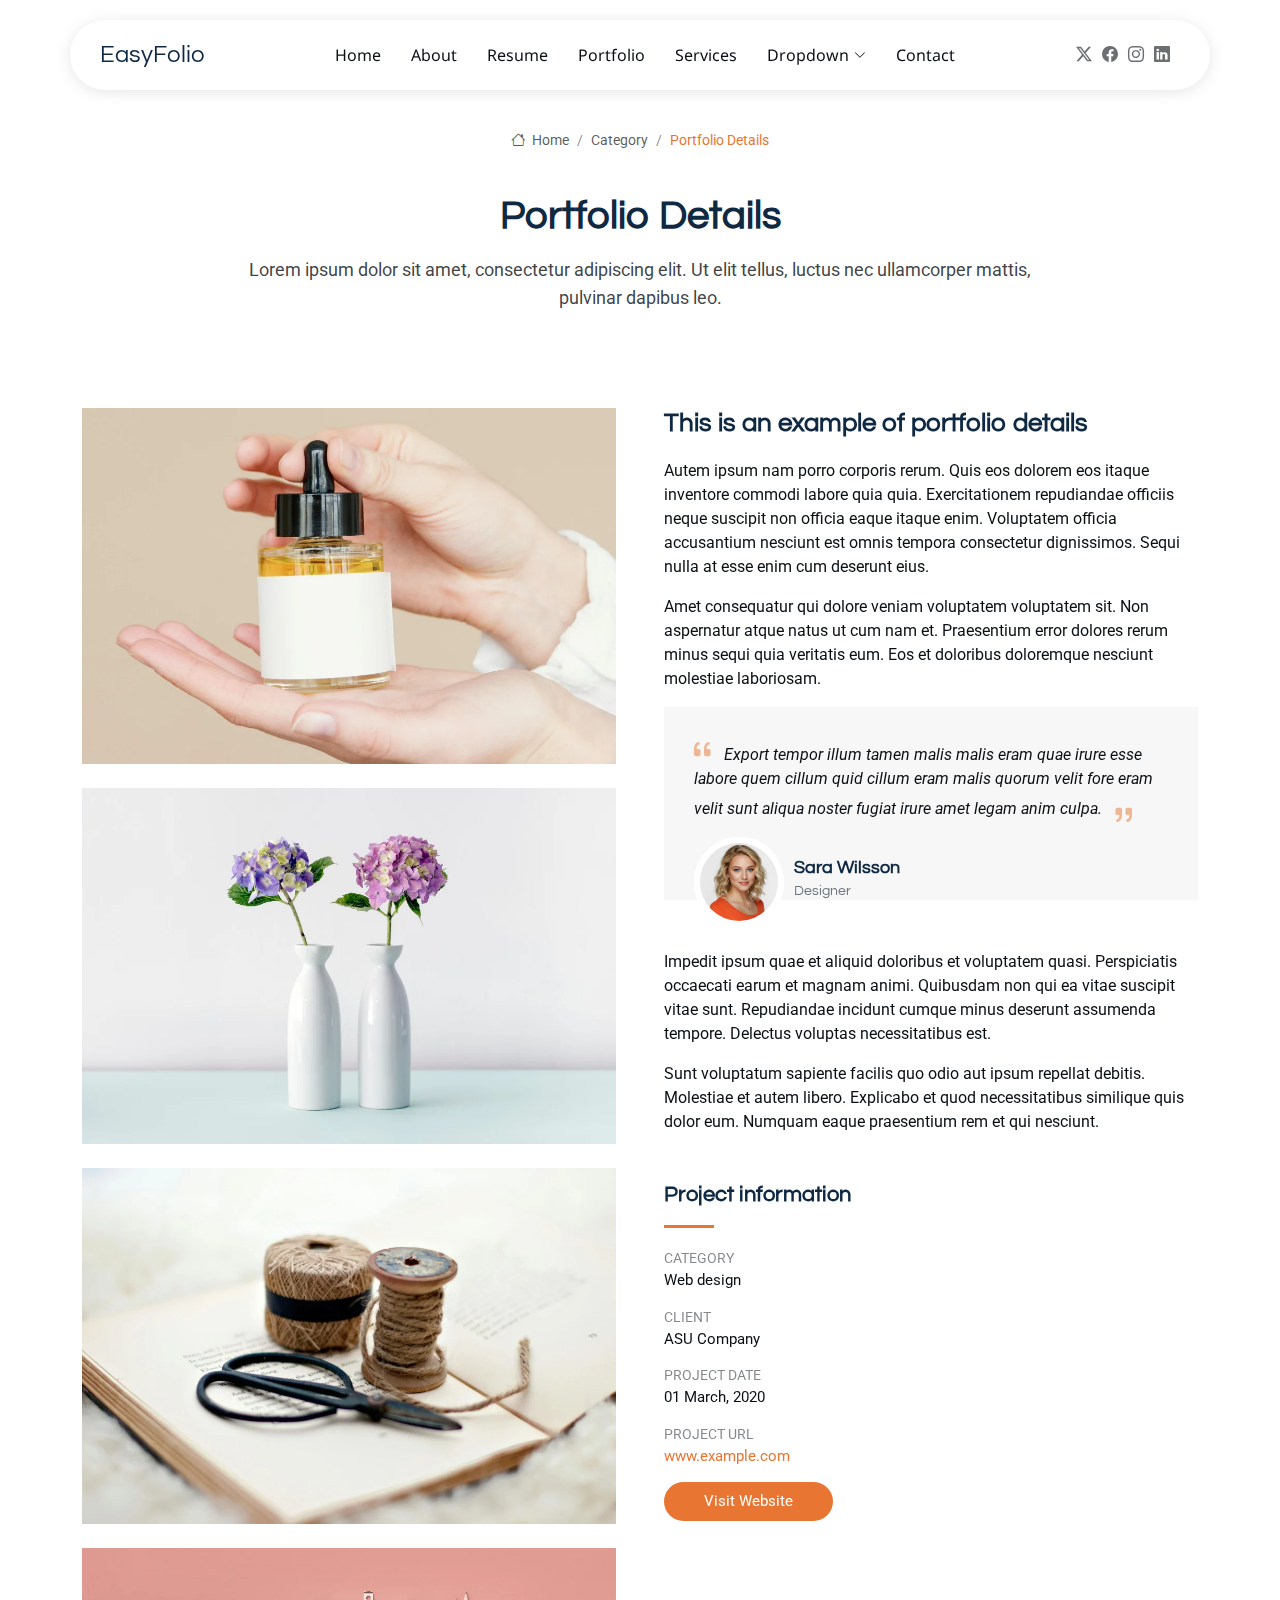
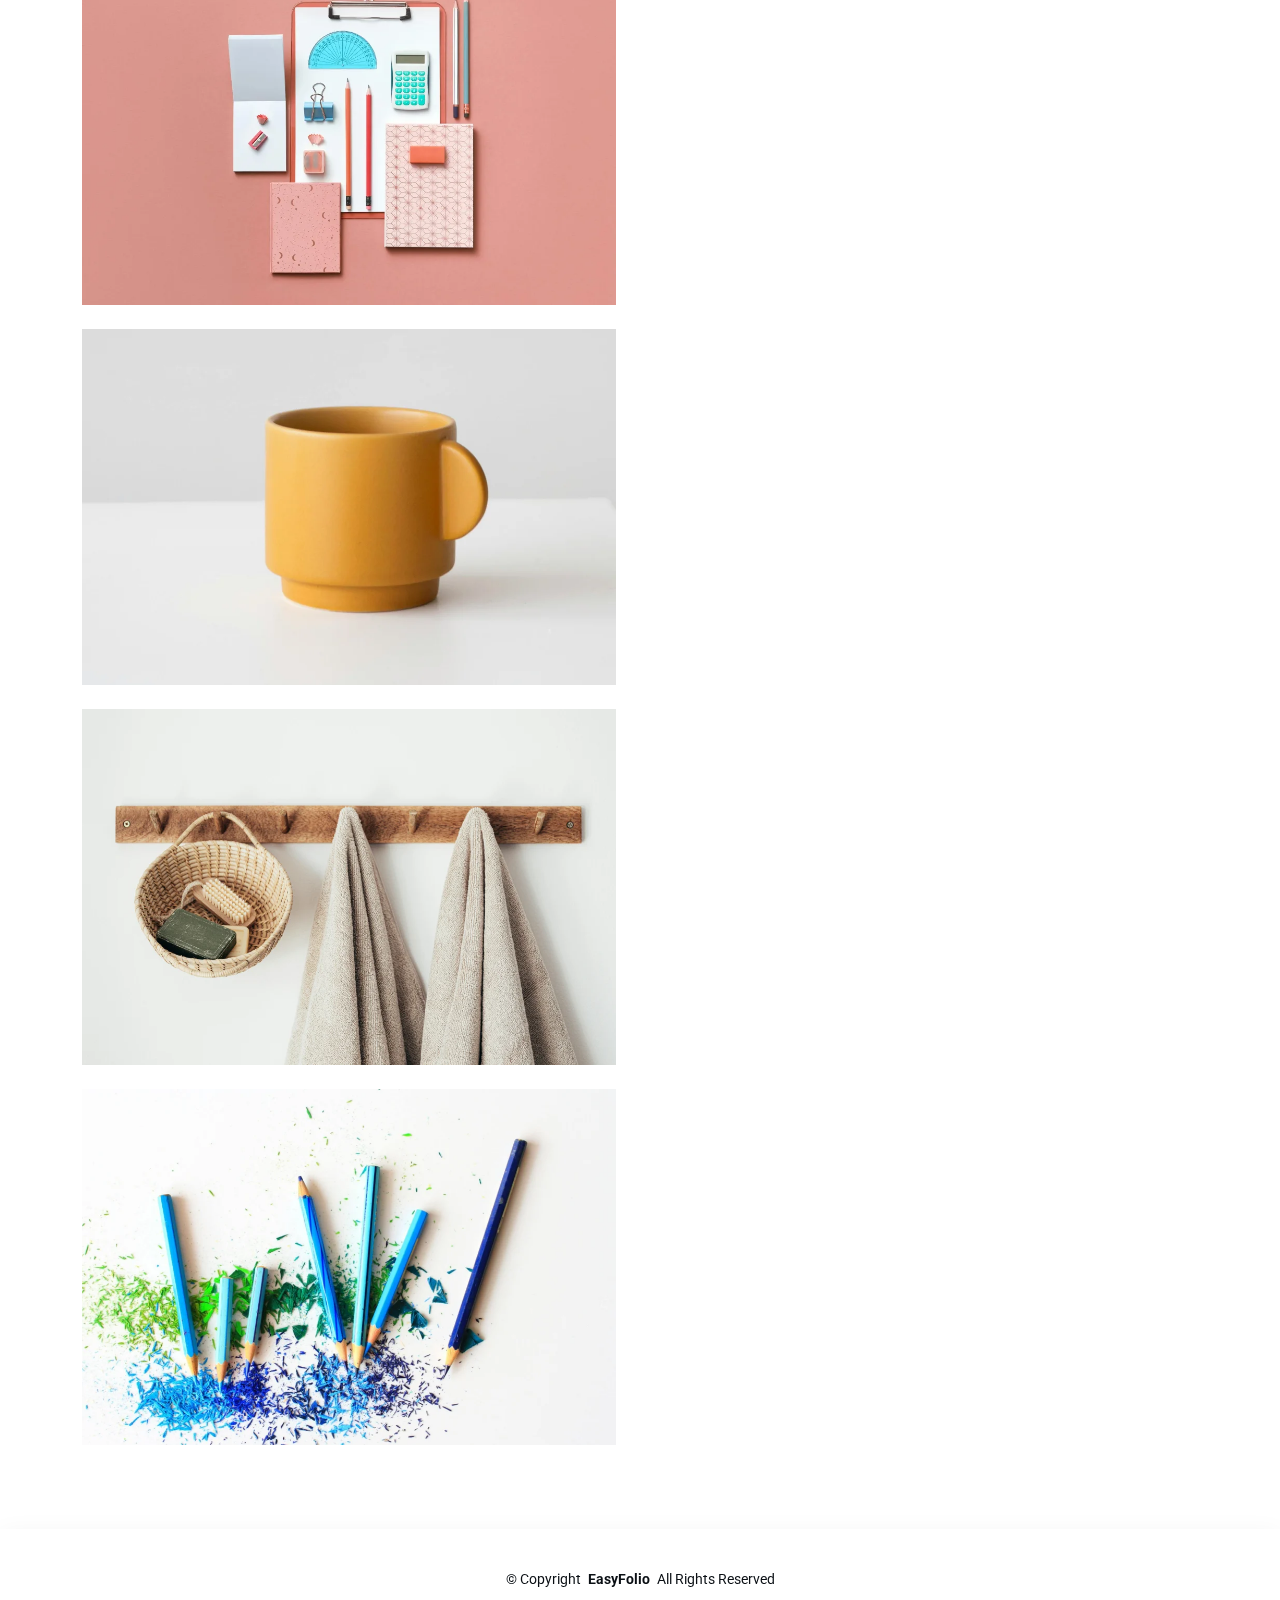
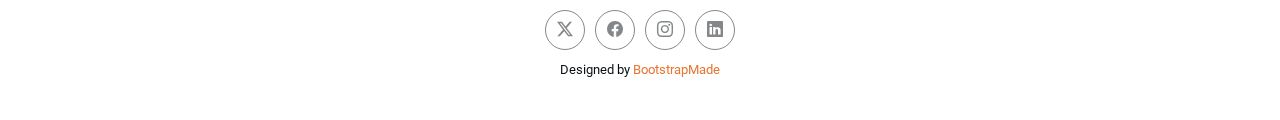
<file: portfolio-details.html>
<!DOCTYPE html>
<html lang="en">

<head>
  <meta charset="utf-8">
  <meta content="width=device-width, initial-scale=1.0" name="viewport">
  <title>Portfolio Details - EasyFolio Bootstrap Template</title>
  <meta name="description" content="">
  <meta name="keywords" content="">

  <!-- Favicons -->
  <link href="assets/img/favicon.png" rel="icon">
  <link href="assets/img/apple-touch-icon.png" rel="apple-touch-icon">

  <!-- Fonts -->
  <link href="https://fonts.googleapis.com" rel="preconnect">
  <link href="https://fonts.gstatic.com" rel="preconnect" crossorigin>
  <link href="https://fonts.googleapis.com/css2?family=Roboto:ital,wght@0,100;0,300;0,400;0,500;0,700;0,900;1,100;1,300;1,400;1,500;1,700;1,900&family=Noto+Sans:ital,wght@0,100;0,200;0,300;0,400;0,500;0,600;0,700;0,800;0,900;1,100;1,200;1,300;1,400;1,500;1,600;1,700;1,800;1,900&family=Questrial:wght@400&display=swap" rel="stylesheet">

  <!-- Vendor CSS Files -->
  <link href="assets/vendor/bootstrap/css/bootstrap.min.css" rel="stylesheet">
  <link href="assets/vendor/bootstrap-icons/bootstrap-icons.css" rel="stylesheet">
  <link href="assets/vendor/aos/aos.css" rel="stylesheet">
  <link href="assets/vendor/glightbox/css/glightbox.min.css" rel="stylesheet">
  <link href="assets/vendor/swiper/swiper-bundle.min.css" rel="stylesheet">

  <!-- Main CSS File -->
  <link href="assets/css/main.css" rel="stylesheet">

  <!-- =======================================================
  * Template Name: EasyFolio
  * Template URL: https://bootstrapmade.com/easyfolio-bootstrap-portfolio-template/
  * Updated: Feb 21 2025 with Bootstrap v5.3.3
  * Author: BootstrapMade.com
  * License: https://bootstrapmade.com/license/
  ======================================================== -->
</head>

<body class="portfolio-details-page">

  <header id="header" class="header d-flex align-items-center sticky-top">
    <div class="header-container container-fluid container-xl position-relative d-flex align-items-center justify-content-between">

      <a href="index.html" class="logo d-flex align-items-center me-auto me-xl-0">
        <!-- Uncomment the line below if you also wish to use an image logo -->
        <!-- <img src="assets/img/logo.webp" alt=""> -->
        <h1 class="sitename">EasyFolio</h1>
      </a>

      <nav id="navmenu" class="navmenu">
        <ul>
          <li><a href="#hero">Home</a></li>
          <li><a href="#about">About</a></li>
          <li><a href="#resume">Resume</a></li>
          <li><a href="#portfolio">Portfolio</a></li>
          <li><a href="#services">Services</a></li>
          <li class="dropdown"><a href="#"><span>Dropdown</span> <i class="bi bi-chevron-down toggle-dropdown"></i></a>
            <ul>
              <li><a href="#">Dropdown 1</a></li>
              <li class="dropdown"><a href="#"><span>Deep Dropdown</span> <i class="bi bi-chevron-down toggle-dropdown"></i></a>
                <ul>
                  <li><a href="#">Deep Dropdown 1</a></li>
                  <li><a href="#">Deep Dropdown 2</a></li>
                  <li><a href="#">Deep Dropdown 3</a></li>
                  <li><a href="#">Deep Dropdown 4</a></li>
                  <li><a href="#">Deep Dropdown 5</a></li>
                </ul>
              </li>
              <li><a href="#">Dropdown 2</a></li>
              <li><a href="#">Dropdown 3</a></li>
              <li><a href="#">Dropdown 4</a></li>
            </ul>
          </li>
          <li><a href="#contact">Contact</a></li>
        </ul>
        <i class="mobile-nav-toggle d-xl-none bi bi-list"></i>
      </nav>

      <div class="header-social-links">
        <a href="#" class="twitter"><i class="bi bi-twitter-x"></i></a>
        <a href="#" class="facebook"><i class="bi bi-facebook"></i></a>
        <a href="#" class="instagram"><i class="bi bi-instagram"></i></a>
        <a href="#" class="linkedin"><i class="bi bi-linkedin"></i></a>
      </div>

    </div>
  </header>

  <main class="main">

    <!-- Page Title -->
    <div class="page-title">
      <div class="breadcrumbs">
        <nav aria-label="breadcrumb">
          <ol class="breadcrumb">
            <li class="breadcrumb-item"><a href="#"><i class="bi bi-house"></i> Home</a></li>
            <li class="breadcrumb-item"><a href="#">Category</a></li>
            <li class="breadcrumb-item active current">Portfolio Details</li>
          </ol>
        </nav>
      </div>

      <div class="title-wrapper">
        <h1>Portfolio Details</h1>
        <p>Lorem ipsum dolor sit amet, consectetur adipiscing elit. Ut elit tellus, luctus nec ullamcorper mattis, pulvinar dapibus leo.</p>
      </div>
    </div><!-- End Page Title -->

    <!-- Portfolio Details Section -->
    <section id="portfolio-details" class="portfolio-details section">

      <div class="container" data-aos="fade-up">

        <div class="row gy-4 g-lg-5">
          <div class="col-lg-6">
            <img src="assets/img/portfolio/portfolio-1.webp" class="img-fluid mb-4" alt="">
            <img src="assets/img/portfolio/portfolio-10.webp" class="img-fluid mb-4" alt="">
            <img src="assets/img/portfolio/portfolio-7.webp" class="img-fluid mb-4" alt="">
            <img src="assets/img/portfolio/portfolio-4.webp" class="img-fluid mb-4" alt="">
            <img src="assets/img/portfolio/portfolio-5.webp" class="img-fluid mb-4" alt="">
            <img src="assets/img/portfolio/portfolio-11.webp" class="img-fluid mb-4" alt="">
            <img src="assets/img/portfolio/portfolio-8.webp" class="img-fluid mb-4" alt="">
          </div>

          <div class="col-lg-6">

            <div class="position-sticky" style="top: 40px">
              <div class="portfolio-description">
                <h2>This is an example of portfolio details</h2>
                <p>
                  Autem ipsum nam porro corporis rerum. Quis eos dolorem eos itaque inventore commodi labore quia quia. Exercitationem repudiandae officiis neque suscipit non officia eaque itaque enim. Voluptatem officia accusantium nesciunt est omnis tempora consectetur dignissimos. Sequi nulla at esse enim cum deserunt eius.
                </p>
                <p>
                  Amet consequatur qui dolore veniam voluptatem voluptatem sit. Non aspernatur atque natus ut cum nam et. Praesentium error dolores rerum minus sequi quia veritatis eum. Eos et doloribus doloremque nesciunt molestiae laboriosam.
                </p>

                <div class="testimonial-item">
                  <p>
                    <i class="bi bi-quote quote-icon-left"></i>
                    <span>Export tempor illum tamen malis malis eram quae irure esse labore quem cillum quid cillum eram malis quorum velit fore eram velit sunt aliqua noster fugiat irure amet legam anim culpa.</span>
                    <i class="bi bi-quote quote-icon-right"></i>
                  </p>
                  <div>
                    <img src="assets/img/person/person-f-5.webp" class="testimonial-img" alt="">
                    <h3>Sara Wilsson</h3>
                    <h4>Designer</h4>
                  </div>
                </div>

                <p>
                  Impedit ipsum quae et aliquid doloribus et voluptatem quasi. Perspiciatis occaecati earum et magnam animi. Quibusdam non qui ea vitae suscipit vitae sunt. Repudiandae incidunt cumque minus deserunt assumenda tempore. Delectus voluptas necessitatibus est.
                </p>

                <p>
                  Sunt voluptatum sapiente facilis quo odio aut ipsum repellat debitis. Molestiae et autem libero. Explicabo et quod necessitatibus similique quis dolor eum. Numquam eaque praesentium rem et qui nesciunt.
                </p>

              </div>

              <div class="portfolio-info mt-5">
                <h3>Project information</h3>
                <ul>
                  <li><strong>Category</strong> Web design</li>
                  <li><strong>Client</strong> ASU Company</li>
                  <li><strong>Project date</strong> 01 March, 2020</li>
                  <li><strong>Project URL</strong> <a href="#">www.example.com</a></li>
                  <li><a href="#" class="btn-visit align-self-start">Visit Website</a></li>
                </ul>
              </div>
            </div>

          </div>
        </div>

      </div>

    </section><!-- /Portfolio Details Section -->

  </main>

  <footer id="footer" class="footer">

    <div class="container">
      <div class="copyright text-center ">
        <p>© <span>Copyright</span> <strong class="px-1 sitename">EasyFolio</strong> <span>All Rights Reserved</span></p>
      </div>
      <div class="social-links d-flex justify-content-center">
        <a href=""><i class="bi bi-twitter-x"></i></a>
        <a href=""><i class="bi bi-facebook"></i></a>
        <a href=""><i class="bi bi-instagram"></i></a>
        <a href=""><i class="bi bi-linkedin"></i></a>
      </div>
      <div class="credits">
        <!-- All the links in the footer should remain intact. -->
        <!-- You can delete the links only if you've purchased the pro version. -->
        <!-- Licensing information: https://bootstrapmade.com/license/ -->
        <!-- Purchase the pro version with working PHP/AJAX contact form: [buy-url] -->
        Designed by <a href="https://bootstrapmade.com/">BootstrapMade</a>
      </div>
    </div>

  </footer>

  <!-- Scroll Top -->
  <a href="#" id="scroll-top" class="scroll-top d-flex align-items-center justify-content-center"><i class="bi bi-arrow-up-short"></i></a>

  <!-- Vendor JS Files -->
  <script src="assets/vendor/bootstrap/js/bootstrap.bundle.min.js"></script>
  <script src="assets/vendor/php-email-form/validate.js"></script>
  <script src="assets/vendor/aos/aos.js"></script>
  <script src="assets/vendor/waypoints/noframework.waypoints.js"></script>
  <script src="assets/vendor/glightbox/js/glightbox.min.js"></script>
  <script src="assets/vendor/imagesloaded/imagesloaded.pkgd.min.js"></script>
  <script src="assets/vendor/isotope-layout/isotope.pkgd.min.js"></script>
  <script src="assets/vendor/swiper/swiper-bundle.min.js"></script>

  <!-- Main JS File -->
  <script src="assets/js/main.js"></script>

</body>

</html>
</file>
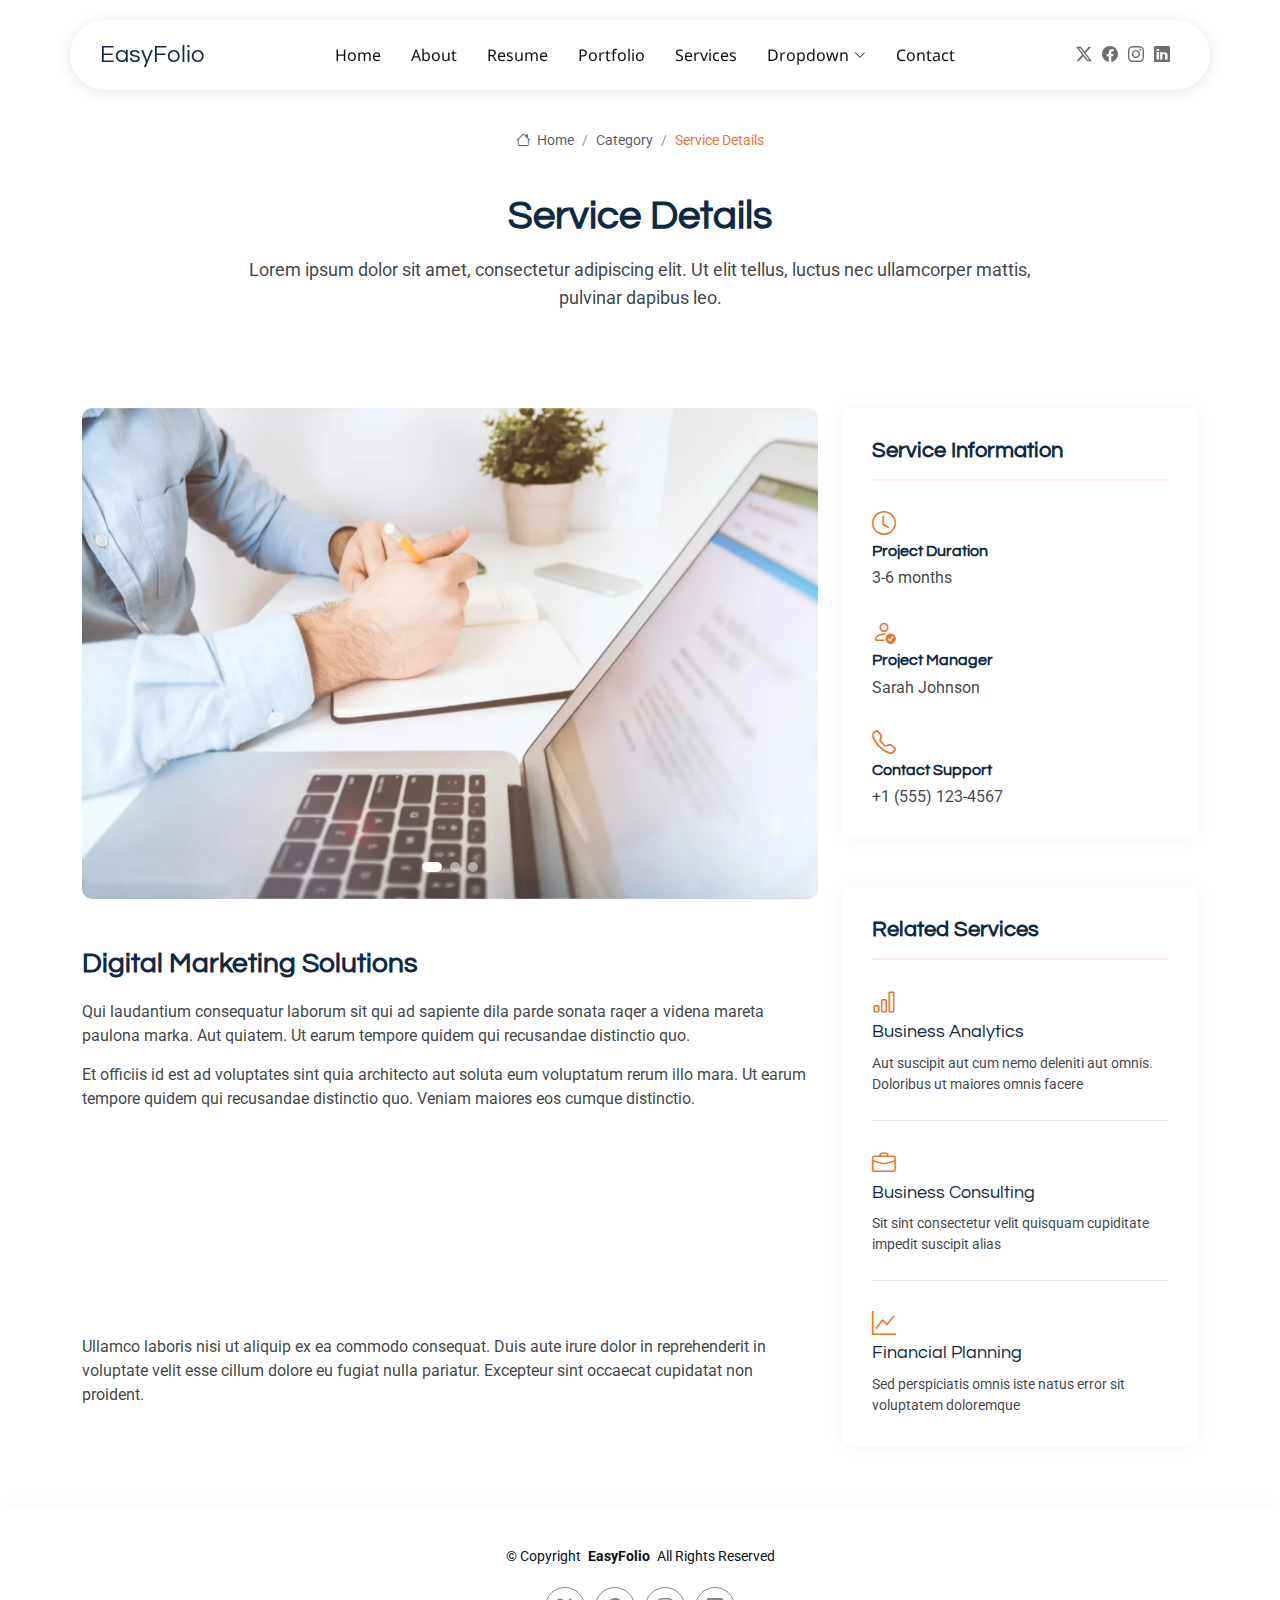
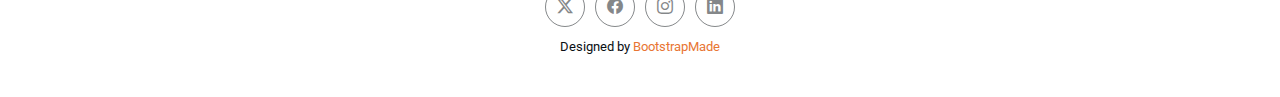
<file: service-details.html>
<!DOCTYPE html>
<html lang="en">

<head>
  <meta charset="utf-8">
  <meta content="width=device-width, initial-scale=1.0" name="viewport">
  <title>Service Details - EasyFolio Bootstrap Template</title>
  <meta name="description" content="">
  <meta name="keywords" content="">

  <!-- Favicons -->
  <link href="assets/img/favicon.png" rel="icon">
  <link href="assets/img/apple-touch-icon.png" rel="apple-touch-icon">

  <!-- Fonts -->
  <link href="https://fonts.googleapis.com" rel="preconnect">
  <link href="https://fonts.gstatic.com" rel="preconnect" crossorigin>
  <link href="https://fonts.googleapis.com/css2?family=Roboto:ital,wght@0,100;0,300;0,400;0,500;0,700;0,900;1,100;1,300;1,400;1,500;1,700;1,900&family=Noto+Sans:ital,wght@0,100;0,200;0,300;0,400;0,500;0,600;0,700;0,800;0,900;1,100;1,200;1,300;1,400;1,500;1,600;1,700;1,800;1,900&family=Questrial:wght@400&display=swap" rel="stylesheet">

  <!-- Vendor CSS Files -->
  <link href="assets/vendor/bootstrap/css/bootstrap.min.css" rel="stylesheet">
  <link href="assets/vendor/bootstrap-icons/bootstrap-icons.css" rel="stylesheet">
  <link href="assets/vendor/aos/aos.css" rel="stylesheet">
  <link href="assets/vendor/glightbox/css/glightbox.min.css" rel="stylesheet">
  <link href="assets/vendor/swiper/swiper-bundle.min.css" rel="stylesheet">

  <!-- Main CSS File -->
  <link href="assets/css/main.css" rel="stylesheet">

  <!-- =======================================================
  * Template Name: EasyFolio
  * Template URL: https://bootstrapmade.com/easyfolio-bootstrap-portfolio-template/
  * Updated: Feb 21 2025 with Bootstrap v5.3.3
  * Author: BootstrapMade.com
  * License: https://bootstrapmade.com/license/
  ======================================================== -->
</head>

<body class="service-details-page">

  <header id="header" class="header d-flex align-items-center sticky-top">
    <div class="header-container container-fluid container-xl position-relative d-flex align-items-center justify-content-between">

      <a href="index.html" class="logo d-flex align-items-center me-auto me-xl-0">
        <!-- Uncomment the line below if you also wish to use an image logo -->
        <!-- <img src="assets/img/logo.webp" alt=""> -->
        <h1 class="sitename">EasyFolio</h1>
      </a>

      <nav id="navmenu" class="navmenu">
        <ul>
          <li><a href="#hero">Home</a></li>
          <li><a href="#about">About</a></li>
          <li><a href="#resume">Resume</a></li>
          <li><a href="#portfolio">Portfolio</a></li>
          <li><a href="#services">Services</a></li>
          <li class="dropdown"><a href="#"><span>Dropdown</span> <i class="bi bi-chevron-down toggle-dropdown"></i></a>
            <ul>
              <li><a href="#">Dropdown 1</a></li>
              <li class="dropdown"><a href="#"><span>Deep Dropdown</span> <i class="bi bi-chevron-down toggle-dropdown"></i></a>
                <ul>
                  <li><a href="#">Deep Dropdown 1</a></li>
                  <li><a href="#">Deep Dropdown 2</a></li>
                  <li><a href="#">Deep Dropdown 3</a></li>
                  <li><a href="#">Deep Dropdown 4</a></li>
                  <li><a href="#">Deep Dropdown 5</a></li>
                </ul>
              </li>
              <li><a href="#">Dropdown 2</a></li>
              <li><a href="#">Dropdown 3</a></li>
              <li><a href="#">Dropdown 4</a></li>
            </ul>
          </li>
          <li><a href="#contact">Contact</a></li>
        </ul>
        <i class="mobile-nav-toggle d-xl-none bi bi-list"></i>
      </nav>

      <div class="header-social-links">
        <a href="#" class="twitter"><i class="bi bi-twitter-x"></i></a>
        <a href="#" class="facebook"><i class="bi bi-facebook"></i></a>
        <a href="#" class="instagram"><i class="bi bi-instagram"></i></a>
        <a href="#" class="linkedin"><i class="bi bi-linkedin"></i></a>
      </div>

    </div>
  </header>

  <main class="main">

    <!-- Page Title -->
    <div class="page-title">
      <div class="breadcrumbs">
        <nav aria-label="breadcrumb">
          <ol class="breadcrumb">
            <li class="breadcrumb-item"><a href="#"><i class="bi bi-house"></i> Home</a></li>
            <li class="breadcrumb-item"><a href="#">Category</a></li>
            <li class="breadcrumb-item active current">Service Details</li>
          </ol>
        </nav>
      </div>

      <div class="title-wrapper">
        <h1>Service Details</h1>
        <p>Lorem ipsum dolor sit amet, consectetur adipiscing elit. Ut elit tellus, luctus nec ullamcorper mattis, pulvinar dapibus leo.</p>
      </div>
    </div><!-- End Page Title -->

    <!-- Service Details Section -->
    <section id="service-details" class="service-details section">

      <div class="container" data-aos="fade-up" data-aos-delay="100">

        <div class="row gy-4">

          <div class="col-lg-8">
            <div class="service-details-slider swiper init-swiper">
              <script type="application/json" class="swiper-config">
                {
                  "loop": true,
                  "speed": 600,
                  "autoplay": {
                    "delay": 5000
                  },
                  "slidesPerView": 1,
                  "pagination": {
                    "el": ".swiper-pagination",
                    "type": "bullets",
                    "clickable": true
                  }
                }
              </script>
              <div class="swiper-wrapper align-items-center">
                <div class="swiper-slide">
                  <img src="assets/img/services/services-1.webp" alt="" class="img-fluid" loading="lazy">
                </div>
                <div class="swiper-slide">
                  <img src="assets/img/services/services-2.webp" alt="" class="img-fluid" loading="lazy">
                </div>
                <div class="swiper-slide">
                  <img src="assets/img/services/services-3.webp" alt="" class="img-fluid" loading="lazy">
                </div>
              </div>
              <div class="swiper-pagination"></div>
            </div>

            <div class="content mt-5">
              <h3>Digital Marketing Solutions</h3>
              <p>
                Qui laudantium consequatur laborum sit qui ad sapiente dila parde sonata raqer a videna mareta paulona marka. Aut quiatem. Ut earum tempore quidem qui recusandae distinctio quo.
              </p>
              <p>
                Et officiis id est ad voluptates sint quia architecto aut soluta eum voluptatum rerum illo mara. Ut earum tempore quidem qui recusandae distinctio quo. Veniam maiores eos cumque distinctio.
              </p>

              <div class="features mt-4">
                <div class="row gy-4">
                  <div class="col-md-6" data-aos="fade-up" data-aos-delay="100">
                    <div class="feature-box d-flex align-items-center">
                      <i class="bi bi-check"></i>
                      <h4>Search Engine Optimization</h4>
                    </div>
                  </div>
                  <div class="col-md-6" data-aos="fade-up" data-aos-delay="200">
                    <div class="feature-box d-flex align-items-center">
                      <i class="bi bi-check"></i>
                      <h4>Social Media Marketing</h4>
                    </div>
                  </div>
                  <div class="col-md-6" data-aos="fade-up" data-aos-delay="300">
                    <div class="feature-box d-flex align-items-center">
                      <i class="bi bi-check"></i>
                      <h4>Content Marketing Strategy</h4>
                    </div>
                  </div>
                  <div class="col-md-6" data-aos="fade-up" data-aos-delay="400">
                    <div class="feature-box d-flex align-items-center">
                      <i class="bi bi-check"></i>
                      <h4>Email Marketing Campaigns</h4>
                    </div>
                  </div>
                </div>
              </div>

              <p class="mt-4">
                Ullamco laboris nisi ut aliquip ex ea commodo consequat. Duis aute irure dolor in reprehenderit in voluptate velit esse cillum dolore eu fugiat nulla pariatur. Excepteur sint occaecat cupidatat non proident.
              </p>
            </div>
          </div>

          <div class="col-lg-4">
            <div class="service-info">
              <h4>Service Information</h4>
              <div class="info-item">
                <i class="bi bi-clock"></i>
                <h5>Project Duration</h5>
                <p>3-6 months</p>
              </div>
              <div class="info-item">
                <i class="bi bi-person-check"></i>
                <h5>Project Manager</h5>
                <p>Sarah Johnson</p>
              </div>
              <div class="info-item">
                <i class="bi bi-telephone"></i>
                <h5>Contact Support</h5>
                <p>+1 (555) 123-4567</p>
              </div>
            </div>

            <div class="related-services mt-5">
              <h4>Related Services</h4>
              <div class="service-item">
                <i class="bi bi-bar-chart"></i>
                <h5><a href="#">Business Analytics</a></h5>
                <p>Aut suscipit aut cum nemo deleniti aut omnis. Doloribus ut maiores omnis facere</p>
              </div>
              <div class="service-item">
                <i class="bi bi-briefcase"></i>
                <h5><a href="#">Business Consulting</a></h5>
                <p>Sit sint consectetur velit quisquam cupiditate impedit suscipit alias</p>
              </div>
              <div class="service-item">
                <i class="bi bi-graph-up"></i>
                <h5><a href="#">Financial Planning</a></h5>
                <p>Sed perspiciatis omnis iste natus error sit voluptatem doloremque</p>
              </div>
            </div>
          </div>

        </div>

      </div>

    </section><!-- /Service Details Section -->

  </main>

  <footer id="footer" class="footer">

    <div class="container">
      <div class="copyright text-center ">
        <p>© <span>Copyright</span> <strong class="px-1 sitename">EasyFolio</strong> <span>All Rights Reserved</span></p>
      </div>
      <div class="social-links d-flex justify-content-center">
        <a href=""><i class="bi bi-twitter-x"></i></a>
        <a href=""><i class="bi bi-facebook"></i></a>
        <a href=""><i class="bi bi-instagram"></i></a>
        <a href=""><i class="bi bi-linkedin"></i></a>
      </div>
      <div class="credits">
        <!-- All the links in the footer should remain intact. -->
        <!-- You can delete the links only if you've purchased the pro version. -->
        <!-- Licensing information: https://bootstrapmade.com/license/ -->
        <!-- Purchase the pro version with working PHP/AJAX contact form: [buy-url] -->
        Designed by <a href="https://bootstrapmade.com/">BootstrapMade</a>
      </div>
    </div>

  </footer>

  <!-- Scroll Top -->
  <a href="#" id="scroll-top" class="scroll-top d-flex align-items-center justify-content-center"><i class="bi bi-arrow-up-short"></i></a>

  <!-- Vendor JS Files -->
  <script src="assets/vendor/bootstrap/js/bootstrap.bundle.min.js"></script>
  <script src="assets/vendor/php-email-form/validate.js"></script>
  <script src="assets/vendor/aos/aos.js"></script>
  <script src="assets/vendor/waypoints/noframework.waypoints.js"></script>
  <script src="assets/vendor/glightbox/js/glightbox.min.js"></script>
  <script src="assets/vendor/imagesloaded/imagesloaded.pkgd.min.js"></script>
  <script src="assets/vendor/isotope-layout/isotope.pkgd.min.js"></script>
  <script src="assets/vendor/swiper/swiper-bundle.min.js"></script>

  <!-- Main JS File -->
  <script src="assets/js/main.js"></script>

</body>

</html>
</file>
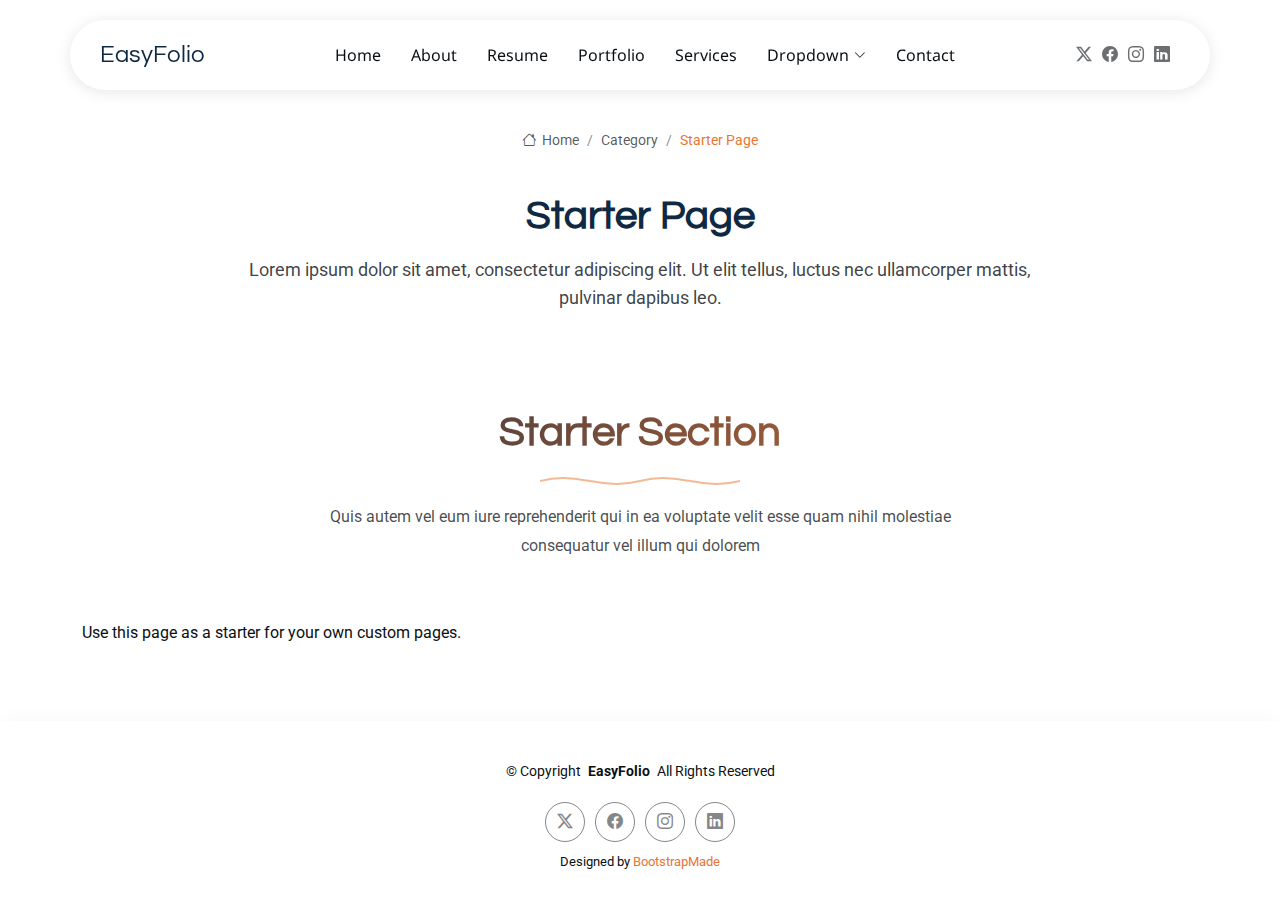
<file: starter-page.html>
<!DOCTYPE html>
<html lang="en">

<head>
  <meta charset="utf-8">
  <meta content="width=device-width, initial-scale=1.0" name="viewport">
  <title>Starter Page - EasyFolio Bootstrap Template</title>
  <meta name="description" content="">
  <meta name="keywords" content="">

  <!-- Favicons -->
  <link href="assets/img/favicon.png" rel="icon">
  <link href="assets/img/apple-touch-icon.png" rel="apple-touch-icon">

  <!-- Fonts -->
  <link href="https://fonts.googleapis.com" rel="preconnect">
  <link href="https://fonts.gstatic.com" rel="preconnect" crossorigin>
  <link href="https://fonts.googleapis.com/css2?family=Roboto:ital,wght@0,100;0,300;0,400;0,500;0,700;0,900;1,100;1,300;1,400;1,500;1,700;1,900&family=Noto+Sans:ital,wght@0,100;0,200;0,300;0,400;0,500;0,600;0,700;0,800;0,900;1,100;1,200;1,300;1,400;1,500;1,600;1,700;1,800;1,900&family=Questrial:wght@400&display=swap" rel="stylesheet">

  <!-- Vendor CSS Files -->
  <link href="assets/vendor/bootstrap/css/bootstrap.min.css" rel="stylesheet">
  <link href="assets/vendor/bootstrap-icons/bootstrap-icons.css" rel="stylesheet">
  <link href="assets/vendor/aos/aos.css" rel="stylesheet">
  <link href="assets/vendor/glightbox/css/glightbox.min.css" rel="stylesheet">
  <link href="assets/vendor/swiper/swiper-bundle.min.css" rel="stylesheet">

  <!-- Main CSS File -->
  <link href="assets/css/main.css" rel="stylesheet">

  <!-- =======================================================
  * Template Name: EasyFolio
  * Template URL: https://bootstrapmade.com/easyfolio-bootstrap-portfolio-template/
  * Updated: Feb 21 2025 with Bootstrap v5.3.3
  * Author: BootstrapMade.com
  * License: https://bootstrapmade.com/license/
  ======================================================== -->
</head>

<body class="starter-page-page">

  <header id="header" class="header d-flex align-items-center sticky-top">
    <div class="header-container container-fluid container-xl position-relative d-flex align-items-center justify-content-between">

      <a href="index.html" class="logo d-flex align-items-center me-auto me-xl-0">
        <!-- Uncomment the line below if you also wish to use an image logo -->
        <!-- <img src="assets/img/logo.webp" alt=""> -->
        <h1 class="sitename">EasyFolio</h1>
      </a>

      <nav id="navmenu" class="navmenu">
        <ul>
          <li><a href="#hero">Home</a></li>
          <li><a href="#about">About</a></li>
          <li><a href="#resume">Resume</a></li>
          <li><a href="#portfolio">Portfolio</a></li>
          <li><a href="#services">Services</a></li>
          <li class="dropdown"><a href="#"><span>Dropdown</span> <i class="bi bi-chevron-down toggle-dropdown"></i></a>
            <ul>
              <li><a href="#">Dropdown 1</a></li>
              <li class="dropdown"><a href="#"><span>Deep Dropdown</span> <i class="bi bi-chevron-down toggle-dropdown"></i></a>
                <ul>
                  <li><a href="#">Deep Dropdown 1</a></li>
                  <li><a href="#">Deep Dropdown 2</a></li>
                  <li><a href="#">Deep Dropdown 3</a></li>
                  <li><a href="#">Deep Dropdown 4</a></li>
                  <li><a href="#">Deep Dropdown 5</a></li>
                </ul>
              </li>
              <li><a href="#">Dropdown 2</a></li>
              <li><a href="#">Dropdown 3</a></li>
              <li><a href="#">Dropdown 4</a></li>
            </ul>
          </li>
          <li><a href="#contact">Contact</a></li>
        </ul>
        <i class="mobile-nav-toggle d-xl-none bi bi-list"></i>
      </nav>

      <div class="header-social-links">
        <a href="#" class="twitter"><i class="bi bi-twitter-x"></i></a>
        <a href="#" class="facebook"><i class="bi bi-facebook"></i></a>
        <a href="#" class="instagram"><i class="bi bi-instagram"></i></a>
        <a href="#" class="linkedin"><i class="bi bi-linkedin"></i></a>
      </div>

    </div>
  </header>

  <main class="main">

    <!-- Page Title -->
    <div class="page-title">
      <div class="breadcrumbs">
        <nav aria-label="breadcrumb">
          <ol class="breadcrumb">
            <li class="breadcrumb-item"><a href="#"><i class="bi bi-house"></i> Home</a></li>
            <li class="breadcrumb-item"><a href="#">Category</a></li>
            <li class="breadcrumb-item active current">Starter Page</li>
          </ol>
        </nav>
      </div>

      <div class="title-wrapper">
        <h1>Starter Page</h1>
        <p>Lorem ipsum dolor sit amet, consectetur adipiscing elit. Ut elit tellus, luctus nec ullamcorper mattis, pulvinar dapibus leo.</p>
      </div>
    </div><!-- End Page Title -->

    <!-- Starter Section Section -->
    <section id="starter-section" class="starter-section section">

      <!-- Section Title -->
      <div class="container section-title" data-aos="fade-up">
        <h2>Starter Section</h2>
        <div class="title-shape">
          <svg viewBox="0 0 200 20" xmlns="http://www.w3.org/2000/svg">
            <path d="M 0,10 C 40,0 60,20 100,10 C 140,0 160,20 200,10" fill="none" stroke="currentColor" stroke-width="2"></path>
          </svg>
        </div>
        <p>Quis autem vel eum iure reprehenderit qui in ea voluptate velit esse quam nihil molestiae consequatur vel illum qui dolorem</p>
      </div><!-- End Section Title -->

      <div class="container" data-aos="fade-up">
        <p>Use this page as a starter for your own custom pages.</p>
      </div>

    </section><!-- /Starter Section Section -->

  </main>

  <footer id="footer" class="footer">

    <div class="container">
      <div class="copyright text-center ">
        <p>© <span>Copyright</span> <strong class="px-1 sitename">EasyFolio</strong> <span>All Rights Reserved</span></p>
      </div>
      <div class="social-links d-flex justify-content-center">
        <a href=""><i class="bi bi-twitter-x"></i></a>
        <a href=""><i class="bi bi-facebook"></i></a>
        <a href=""><i class="bi bi-instagram"></i></a>
        <a href=""><i class="bi bi-linkedin"></i></a>
      </div>
      <div class="credits">
        <!-- All the links in the footer should remain intact. -->
        <!-- You can delete the links only if you've purchased the pro version. -->
        <!-- Licensing information: https://bootstrapmade.com/license/ -->
        <!-- Purchase the pro version with working PHP/AJAX contact form: [buy-url] -->
        Designed by <a href="https://bootstrapmade.com/">BootstrapMade</a>
      </div>
    </div>

  </footer>

  <!-- Scroll Top -->
  <a href="#" id="scroll-top" class="scroll-top d-flex align-items-center justify-content-center"><i class="bi bi-arrow-up-short"></i></a>

  <!-- Vendor JS Files -->
  <script src="assets/vendor/bootstrap/js/bootstrap.bundle.min.js"></script>
  <script src="assets/vendor/php-email-form/validate.js"></script>
  <script src="assets/vendor/aos/aos.js"></script>
  <script src="assets/vendor/waypoints/noframework.waypoints.js"></script>
  <script src="assets/vendor/glightbox/js/glightbox.min.js"></script>
  <script src="assets/vendor/imagesloaded/imagesloaded.pkgd.min.js"></script>
  <script src="assets/vendor/isotope-layout/isotope.pkgd.min.js"></script>
  <script src="assets/vendor/swiper/swiper-bundle.min.js"></script>

  <!-- Main JS File -->
  <script src="assets/js/main.js"></script>

</body>

</html>
</file>
<file: assets/css/main.css>
/**
* Template Name: EasyFolio
* Template URL: https://bootstrapmade.com/easyfolio-bootstrap-portfolio-template/
* Updated: Feb 21 2025 with Bootstrap v5.3.3
* Author: BootstrapMade.com
* License: https://bootstrapmade.com/license/
*/

/*--------------------------------------------------------------
# Font & Color Variables
# Help: https://bootstrapmade.com/color-system/
--------------------------------------------------------------*/
/* Fonts */
:root {
  --default-font: "Roboto",  system-ui, -apple-system, "Segoe UI", Roboto, "Helvetica Neue", Arial, "Noto Sans", "Liberation Sans", sans-serif, "Apple Color Emoji", "Segoe UI Emoji", "Segoe UI Symbol", "Noto Color Emoji";
  --heading-font: "Questrial",  sans-serif;
  --nav-font: "Noto Sans",  sans-serif;
}

/* Global Colors - The following color variables are used throughout the website. Updating them here will change the color scheme of the entire website */
:root { 
  --background-color: #ffffff; /* Background color for the entire website, including individual sections */
  --default-color: #0a0f14; /* Default color used for the majority of the text content across the entire website */
  --heading-color: #0f2943; /* Color for headings, subheadings and title throughout the website */
  --accent-color: #e87532; /* Accent color that represents your brand on the website. It's used for buttons, links, and other elements that need to stand out */
  --surface-color: #ffffff; /* The surface color is used as a background of boxed elements within sections, such as cards, icon boxes, or other elements that require a visual separation from the global background. */
  --contrast-color: #ffffff; /* Contrast color for text, ensuring readability against backgrounds of accent, heading, or default colors. */
}

/* Nav Menu Colors - The following color variables are used specifically for the navigation menu. They are separate from the global colors to allow for more customization options */
:root {
  --nav-color: #0a0f14;  /* The default color of the main navmenu links */
  --nav-hover-color: #e87532; /* Applied to main navmenu links when they are hovered over or active */
  --nav-mobile-background-color: #ffffff; /* Used as the background color for mobile navigation menu */
  --nav-dropdown-background-color: #ffffff; /* Used as the background color for dropdown items that appear when hovering over primary navigation items */
  --nav-dropdown-color: #0a0f14; /* Used for navigation links of the dropdown items in the navigation menu. */
  --nav-dropdown-hover-color: #e87532; /* Similar to --nav-hover-color, this color is applied to dropdown navigation links when they are hovered over. */
}

/* Color Presets - These classes override global colors when applied to any section or element, providing reuse of the sam color scheme. */

.light-background {
  --background-color: #faf9fb;
  --surface-color: #ffffff;
}

.dark-background {
  --background-color: #060606;
  --default-color: #ffffff;
  --heading-color: #ffffff;
  --surface-color: #252525;
  --contrast-color: #ffffff;
}

/* Smooth scroll */
:root {
  scroll-behavior: smooth;
}

/*--------------------------------------------------------------
# General Styling & Shared Classes
--------------------------------------------------------------*/
body {
  color: var(--default-color);
  background-color: var(--background-color);
  font-family: var(--default-font);
}

a {
  color: var(--accent-color);
  text-decoration: none;
  transition: 0.3s;
}

a:hover {
  color: color-mix(in srgb, var(--accent-color), transparent 25%);
  text-decoration: none;
}

h1,
h2,
h3,
h4,
h5,
h6 {
  color: var(--heading-color);
  font-family: var(--heading-font);
}

/* PHP Email Form Messages
------------------------------*/
.php-email-form .error-message {
  display: none;
  background: #df1529;
  color: #ffffff;
  text-align: left;
  padding: 15px;
  margin-bottom: 24px;
  font-weight: 600;
}

.php-email-form .sent-message {
  display: none;
  color: #ffffff;
  background: #059652;
  text-align: center;
  padding: 15px;
  margin-bottom: 24px;
  font-weight: 600;
}

.php-email-form .loading {
  display: none;
  background: var(--surface-color);
  text-align: center;
  padding: 15px;
  margin-bottom: 24px;
}

.php-email-form .loading:before {
  content: "";
  display: inline-block;
  border-radius: 50%;
  width: 24px;
  height: 24px;
  margin: 0 10px -6px 0;
  border: 3px solid var(--accent-color);
  border-top-color: var(--surface-color);
  animation: php-email-form-loading 1s linear infinite;
}

@keyframes php-email-form-loading {
  0% {
    transform: rotate(0deg);
  }

  100% {
    transform: rotate(360deg);
  }
}

/*--------------------------------------------------------------
# Global Header
--------------------------------------------------------------*/
.header {
  color: var(--default-color);
  background-color: var(--background-color);
  padding: 20px 0;
  transition: all 0.5s;
  z-index: 997;
}

.header .header-container {
  background: var(--surface-color);
  border-radius: 50px;
  padding: 5px 25px;
  box-shadow: 0px 2px 15px rgba(0, 0, 0, 0.1);
}

.header .logo {
  line-height: 1;
}

.header .logo img {
  max-height: 36px;
  margin-right: 8px;
}

.header .logo h1 {
  font-size: 24px;
  margin: 0;
  padding-left: 5px;
  font-weight: 500;
  color: var(--heading-color);
}

.header .header-social-links {
  padding-right: 15px;
}

.header .header-social-links a {
  color: color-mix(in srgb, var(--default-color), transparent 40%);
  padding-left: 6px;
  display: inline-block;
  transition: 0.3s;
  font-size: 16px;
}

.header .header-social-links a:hover {
  color: var(--accent-color);
}

.header .header-social-links a i {
  line-height: 0px;
}

@media (max-width: 1200px) {
  .header {
    padding-top: 10px;
  }

  .header .header-container {
    margin-left: 10px;
    margin-right: 10px;
    padding: 10px 5px 10px 15px;
  }

  .header .logo {
    order: 1;
  }

  .header .header-social-links {
    order: 2;
  }

  .header .navmenu {
    order: 3;
  }
}

/*--------------------------------------------------------------
# Navigation Menu
--------------------------------------------------------------*/
/* Navmenu - Desktop */
@media (min-width: 1200px) {
  .navmenu {
    padding: 0;
  }

  .navmenu ul {
    margin: 0;
    padding: 0;
    display: flex;
    list-style: none;
    align-items: center;
  }

  .navmenu li {
    position: relative;
  }

  .navmenu a,
  .navmenu a:focus {
    color: var(--nav-color);
    padding: 18px 15px;
    font-size: 16px;
    font-family: var(--nav-font);
    font-weight: 400;
    display: flex;
    align-items: center;
    justify-content: space-between;
    white-space: nowrap;
    transition: 0.3s;
  }

  .navmenu a i,
  .navmenu a:focus i {
    font-size: 12px;
    line-height: 0;
    margin-left: 5px;
    transition: 0.3s;
  }

  .navmenu li:last-child a {
    padding-right: 0;
  }

  .navmenu li:hover>a,
  .navmenu .active,
  .navmenu .active:focus {
    color: var(--nav-hover-color);
  }

  .navmenu .dropdown ul {
    margin: 0;
    padding: 10px 0;
    background: var(--nav-dropdown-background-color);
    display: block;
    position: absolute;
    visibility: hidden;
    left: 14px;
    top: 130%;
    opacity: 0;
    transition: 0.3s;
    border-radius: 4px;
    z-index: 99;
    box-shadow: 0px 0px 30px rgba(0, 0, 0, 0.1);
  }

  .navmenu .dropdown ul li {
    min-width: 200px;
  }

  .navmenu .dropdown ul a {
    padding: 10px 20px;
    font-size: 15px;
    text-transform: none;
    color: var(--nav-dropdown-color);
  }

  .navmenu .dropdown ul a i {
    font-size: 12px;
  }

  .navmenu .dropdown ul a:hover,
  .navmenu .dropdown ul .active:hover,
  .navmenu .dropdown ul li:hover>a {
    color: var(--nav-dropdown-hover-color);
  }

  .navmenu .dropdown:hover>ul {
    opacity: 1;
    top: 100%;
    visibility: visible;
  }

  .navmenu .dropdown .dropdown ul {
    top: 0;
    left: -90%;
    visibility: hidden;
  }

  .navmenu .dropdown .dropdown:hover>ul {
    opacity: 1;
    top: 0;
    left: -100%;
    visibility: visible;
  }
}

/* Navmenu - Mobile */
@media (max-width: 1199px) {
  .mobile-nav-toggle {
    color: var(--nav-color);
    font-size: 28px;
    line-height: 0;
    margin-right: 10px;
    cursor: pointer;
    transition: color 0.3s;
  }

  .navmenu {
    padding: 0;
    z-index: 9997;
  }

  .navmenu ul {
    display: none;
    list-style: none;
    position: absolute;
    inset: 60px 20px 20px 20px;
    padding: 10px 0;
    margin: 0;
    border-radius: 6px;
    background-color: var(--nav-mobile-background-color);
    overflow-y: auto;
    transition: 0.3s;
    z-index: 9998;
    box-shadow: 0px 0px 30px rgba(0, 0, 0, 0.1);
  }

  .navmenu a,
  .navmenu a:focus {
    color: var(--nav-dropdown-color);
    padding: 10px 20px;
    font-family: var(--nav-font);
    font-size: 17px;
    font-weight: 500;
    display: flex;
    align-items: center;
    justify-content: space-between;
    white-space: nowrap;
    transition: 0.3s;
  }

  .navmenu a i,
  .navmenu a:focus i {
    font-size: 12px;
    line-height: 0;
    margin-left: 5px;
    width: 30px;
    height: 30px;
    display: flex;
    align-items: center;
    justify-content: center;
    border-radius: 50%;
    transition: 0.3s;
    background-color: color-mix(in srgb, var(--accent-color), transparent 90%);
  }

  .navmenu a i:hover,
  .navmenu a:focus i:hover {
    background-color: var(--accent-color);
    color: var(--contrast-color);
  }

  .navmenu a:hover,
  .navmenu .active,
  .navmenu .active:focus {
    color: var(--nav-dropdown-hover-color);
  }

  .navmenu .active i,
  .navmenu .active:focus i {
    background-color: var(--accent-color);
    color: var(--contrast-color);
    transform: rotate(180deg);
  }

  .navmenu .dropdown ul {
    position: static;
    display: none;
    z-index: 99;
    padding: 10px 0;
    margin: 10px 20px;
    background-color: var(--nav-dropdown-background-color);
    border: 1px solid color-mix(in srgb, var(--default-color), transparent 90%);
    box-shadow: none;
    transition: all 0.5s ease-in-out;
  }

  .navmenu .dropdown ul ul {
    background-color: rgba(33, 37, 41, 0.1);
  }

  .navmenu .dropdown>.dropdown-active {
    display: block;
    background-color: rgba(33, 37, 41, 0.03);
  }

  .mobile-nav-active {
    overflow: hidden;
  }

  .mobile-nav-active .mobile-nav-toggle {
    color: #fff;
    position: absolute;
    font-size: 32px;
    top: 15px;
    right: 15px;
    margin-right: 0;
    z-index: 9999;
  }

  .mobile-nav-active .navmenu {
    position: fixed;
    overflow: hidden;
    inset: 0;
    background: rgba(33, 37, 41, 0.8);
    transition: 0.3s;
  }

  .mobile-nav-active .navmenu>ul {
    display: block;
  }
}

/*--------------------------------------------------------------
# Global Footer
--------------------------------------------------------------*/
.footer {
  color: var(--default-color);
  background-color: var(--background-color);
  font-size: 14px;
  padding: 40px 0;
  position: relative;
  box-shadow: 0 5px 25px rgba(0, 0, 0, 0.05);
}

.footer .copyright p {
  margin-bottom: 0;
}

.footer .social-links {
  margin-top: 20px;
}

.footer .social-links a {
  display: flex;
  align-items: center;
  justify-content: center;
  width: 40px;
  height: 40px;
  border-radius: 50%;
  border: 1px solid color-mix(in srgb, var(--default-color), transparent 50%);
  font-size: 16px;
  color: color-mix(in srgb, var(--default-color), transparent 50%);
  margin: 0 5px;
  transition: 0.3s;
}

.footer .social-links a:hover {
  color: var(--accent-color);
  border-color: var(--accent-color);
}

.footer .credits {
  margin-top: 10px;
  font-size: 13px;
  text-align: center;
}

/*--------------------------------------------------------------
# Scroll Top Button
--------------------------------------------------------------*/
.scroll-top {
  position: fixed;
  visibility: hidden;
  opacity: 0;
  right: 15px;
  bottom: -15px;
  z-index: 99999;
  background-color: var(--accent-color);
  width: 44px;
  height: 44px;
  border-radius: 50px;
  transition: all 0.4s;
}

.scroll-top i {
  font-size: 24px;
  color: var(--contrast-color);
  line-height: 0;
}

.scroll-top:hover {
  background-color: color-mix(in srgb, var(--accent-color), transparent 20%);
  color: var(--contrast-color);
}

.scroll-top.active {
  visibility: visible;
  opacity: 1;
  bottom: 15px;
}

/*--------------------------------------------------------------
# Disable aos animation delay on mobile devices
--------------------------------------------------------------*/
@media screen and (max-width: 768px) {
  [data-aos-delay] {
    transition-delay: 0 !important;
  }
}

/*--------------------------------------------------------------
# Global Page Titles & Breadcrumbs
--------------------------------------------------------------*/
.page-title {
  text-align: center;
  padding: 20px 0;
}

.page-title .breadcrumbs {
  margin-bottom: 1.5rem;
}

.page-title .breadcrumbs .breadcrumb {
  justify-content: center;
  margin: 0;
  padding: 0;
  background: none;
}

.page-title .breadcrumbs .breadcrumb .breadcrumb-item {
  font-size: 0.9rem;
  color: color-mix(in srgb, var(--default-color), transparent 30%);
}

.page-title .breadcrumbs .breadcrumb .breadcrumb-item.active {
  color: var(--accent-color);
}

.page-title .breadcrumbs .breadcrumb .breadcrumb-item a {
  color: inherit;
  text-decoration: none;
  transition: color 0.3s ease;
}

.page-title .breadcrumbs .breadcrumb .breadcrumb-item a:hover {
  color: var(--accent-color);
}

.page-title .breadcrumbs .breadcrumb .breadcrumb-item a i {
  font-size: 0.9rem;
  margin-right: 0.2rem;
}

.page-title .breadcrumbs .breadcrumb .breadcrumb-item+.breadcrumb-item::before {
  color: color-mix(in srgb, var(--default-color), transparent 50%);
}

.page-title .title-wrapper {
  max-width: 800px;
  margin: 0 auto;
  padding: 1rem 0;
}

.page-title .title-wrapper h1 {
  font-size: 2.5rem;
  margin-bottom: 1rem;
  font-weight: 700;
  color: var(--heading-color);
}

.page-title .title-wrapper p {
  font-size: 1.1rem;
  color: color-mix(in srgb, var(--default-color), transparent 20%);
  margin: 0;
  line-height: 1.6;
}

@media (max-width: 768px) {
  .page-title .title-wrapper h1 {
    font-size: 2rem;
  }

  .page-title .title-wrapper p {
    font-size: 1rem;
  }
}

@media (max-width: 576px) {
  .page-title .title-wrapper h1 {
    font-size: 1.75rem;
  }
}

/*--------------------------------------------------------------
# Global Sections
--------------------------------------------------------------*/
section,
.section {
  color: var(--default-color);
  background-color: var(--background-color);
  padding: 60px 0;
  scroll-margin-top: 90px;
  overflow: clip;
}

@media (max-width: 1199px) {

  section,
  .section {
    scroll-margin-top: 66px;
  }
}

/*--------------------------------------------------------------
# Global Section Titles
--------------------------------------------------------------*/
.section-title {
  text-align: center;
  padding-bottom: 60px;
  position: relative;
}

.section-title h2 {
  font-size: 42px;
  font-weight: 700;
  margin-bottom: 10px;
  background: linear-gradient(120deg, var(--heading-color), var(--accent-color));
  -webkit-background-clip: text;
  -webkit-text-fill-color: transparent;
  background-clip: text;
  position: relative;
}

.section-title .title-shape {
  width: 200px;
  height: 20px;
  margin: 0 auto;
  color: var(--accent-color);
  opacity: 0.5;
}

.section-title .title-shape svg {
  width: 100%;
  height: 100%;
}

.section-title p {
  margin: 15px auto 0;
  font-size: 16px;
  max-width: 700px;
  color: color-mix(in srgb, var(--default-color), transparent 25%);
  line-height: 1.8;
}

@media (max-width: 768px) {
  .section-title h2 {
    font-size: 32px;
  }

  .section-title .subtitle-wrapper .subtitle {
    font-size: 13px;
  }
}

/*--------------------------------------------------------------
# Hero Section
--------------------------------------------------------------*/
.hero {
  padding: 80px 0;
  position: relative;
  overflow: hidden;
}

.hero .content h2 {
  font-size: 3.5rem;
  font-weight: 700;
  line-height: 1.2;
  margin-bottom: 1.5rem;
}

@media (max-width: 991px) {
  .hero .content h2 {
    font-size: 2.5rem;
  }
}

.hero .content .lead {
  font-size: 1.25rem;
  margin-bottom: 2rem;
  color: color-mix(in srgb, var(--default-color), transparent 20%);
}

.hero .cta-buttons {
  display: flex;
  gap: 1rem;
  margin-bottom: 3rem;
}

@media (max-width: 576px) {
  .hero .cta-buttons {
    flex-direction: column;
  }
}

.hero .cta-buttons .btn {
  padding: 0.8rem 2rem;
  font-size: 1rem;
  font-weight: 500;
  border-radius: 50px;
  transition: all 0.3s ease;
}

.hero .cta-buttons .btn.btn-primary {
  background-color: var(--accent-color);
  border-color: var(--accent-color);
  color: var(--contrast-color);
}

.hero .cta-buttons .btn.btn-primary:hover {
  background-color: color-mix(in srgb, var(--accent-color), transparent 15%);
  border-color: color-mix(in srgb, var(--accent-color), transparent 15%);
  transform: translateY(-2px);
}

.hero .cta-buttons .btn.btn-outline {
  border: 2px solid color-mix(in srgb, var(--accent-color), transparent 70%);
  color: var(--accent-color);
  background: transparent;
}

.hero .cta-buttons .btn.btn-outline:hover {
  background-color: var(--accent-color);
  color: var(--contrast-color);
  transform: translateY(-2px);
}

.hero .hero-stats {
  display: flex;
  gap: 3rem;
  margin-top: 2rem;
}

@media (max-width: 576px) {
  .hero .hero-stats {
    flex-direction: column;
    gap: 1.5rem;
  }
}

.hero .hero-stats .stat-item .stat-number {
  display: block;
  font-size: 2.5rem;
  font-weight: 700;
  color: var(--heading-color);
  line-height: 1;
}

.hero .hero-stats .stat-item .stat-label {
  font-size: 0.9rem;
  color: color-mix(in srgb, var(--default-color), transparent 30%);
  margin-top: 0.5rem;
  display: block;
}

.hero .hero-image {
  position: relative;
  padding: 2rem;
}

.hero .hero-image img {
  position: relative;
  z-index: 2;
}

.hero .hero-image .shape-1,
.hero .hero-image .shape-2 {
  position: absolute;
  border-radius: 30% 70% 70% 30%/30% 30% 70% 70%;
  z-index: 1;
}

.hero .hero-image .shape-1 {
  width: 300px;
  height: 300px;
  background-color: color-mix(in srgb, var(--accent-color), transparent 85%);
  top: -20px;
  right: -20px;
  animation: morphShape 15s linear infinite;
}

.hero .hero-image .shape-2 {
  width: 200px;
  height: 200px;
  background-color: color-mix(in srgb, var(--heading-color), transparent 90%);
  bottom: -20px;
  left: -20px;
  animation: morphShape 20s linear infinite reverse;
}

@media (max-width: 991px) {
  .hero {
    text-align: center;
    padding: 60px 0;
  }

  .hero .cta-buttons {
    justify-content: center;
  }

  .hero .hero-stats {
    justify-content: center;
  }

  .hero .hero-image {
    margin-top: 3rem;
  }
}

@keyframes morphShape {
  0% {
    border-radius: 30% 70% 70% 30%/30% 30% 70% 70%;
  }

  25% {
    border-radius: 58% 42% 75% 25%/76% 46% 54% 24%;
  }

  50% {
    border-radius: 50% 50% 33% 67%/55% 27% 73% 45%;
  }

  75% {
    border-radius: 33% 67% 58% 42%/63% 68% 32% 37%;
  }

  100% {
    border-radius: 30% 70% 70% 30%/30% 30% 70% 70%;
  }
}

/*--------------------------------------------------------------
# About Section
--------------------------------------------------------------*/
.about .about-image {
  position: relative;
}

.about .about-image img {
  box-shadow: 0 0 30px rgba(0, 0, 0, 0.1);
}

.about .about-content {
  padding-left: 2rem;
}

@media (max-width: 991.98px) {
  .about .about-content {
    padding-left: 0;
    margin-top: 3rem;
  }
}

.about .about-content .subtitle {
  font-size: 0.875rem;
  font-weight: 600;
  letter-spacing: 2px;
  color: var(--accent-color);
  margin-bottom: 1rem;
  display: block;
}

.about .about-content h2 {
  font-size: 2rem;
  font-weight: 700;
  margin-bottom: 1.5rem;
}

.about .about-content .lead {
  font-size: 1.1rem;
  color: color-mix(in srgb, var(--default-color), transparent 25%);
}

.about .personal-info {
  margin-top: 2rem;
  padding: 2rem;
  background-color: var(--surface-color);
  border-radius: 1rem;
  box-shadow: 0 0 30px rgba(0, 0, 0, 0.05);
}

.about .personal-info .info-item {
  display: flex;
  flex-direction: column;
  gap: 0.5rem;
}

.about .personal-info .info-item .label {
  font-size: 0.875rem;
  color: color-mix(in srgb, var(--default-color), transparent 40%);
}

.about .personal-info .info-item .value {
  font-weight: 600;
  color: var(--heading-color);
}

.about .signature {
  display: flex;
  align-items: center;
  gap: 1.5rem;
}

.about .signature .signature-image {
  max-width: 150px;
}

.about .signature .signature-info h4 {
  font-size: 1.25rem;
  margin-bottom: 0.25rem;
}

.about .signature .signature-info p {
  font-size: 0.875rem;
  color: color-mix(in srgb, var(--default-color), transparent 40%);
  margin: 0;
}

/*--------------------------------------------------------------
# Skills Section
--------------------------------------------------------------*/
.skills .skill-box {
  background-color: var(--surface-color);
  padding: 2rem;
  border-radius: 8px;
  box-shadow: 0 0 20px rgba(0, 0, 0, 0.05);
}

.skills .skill-box h3 {
  font-size: 1.2rem;
  margin-bottom: 1rem;
  font-weight: 600;
}

.skills .skill-box p {
  font-size: 0.9rem;
  margin-bottom: 0.8rem;
  opacity: 0.6;
}

.skills .skill-box .progress {
  background-color: color-mix(in srgb, var(--accent-color), transparent 85%);
  border-radius: 50px;
  height: 8px;
  margin-top: 5px;
  overflow: hidden;
}

.skills .skill-box .progress .progress-bar {
  background-color: var(--accent-color);
  height: 100%;
  position: relative;
  border-radius: 50px;
  transition: 0.9s;
  width: 1px;
}

/*--------------------------------------------------------------
# Resume Section
--------------------------------------------------------------*/
.resume .resume-wrapper .resume-block {
  margin-bottom: 3rem;
}

.resume .resume-wrapper .resume-block:last-child {
  margin-bottom: 0;
}

.resume .resume-wrapper .resume-block h2 {
  font-size: 2rem;
  margin-bottom: 0.8rem;
  font-weight: 700;
}

.resume .resume-wrapper .resume-block h2 span {
  color: var(--accent-color);
}

.resume .resume-wrapper .resume-block .lead {
  color: color-mix(in srgb, var(--default-color), transparent 25%);
  margin-bottom: 3rem;
}

.resume .resume-wrapper .timeline {
  position: relative;
}

.resume .resume-wrapper .timeline::before {
  content: "";
  position: absolute;
  left: 20%;
  top: 0;
  height: 100%;
  width: 2px;
  background-color: color-mix(in srgb, var(--accent-color), transparent 85%);
}

.resume .resume-wrapper .timeline .timeline-item {
  display: flex;
  align-items: flex-start;
  margin-bottom: 2.5rem;
  position: relative;
}

.resume .resume-wrapper .timeline .timeline-item:last-child {
  margin-bottom: 0;
}

.resume .resume-wrapper .timeline .timeline-item .timeline-left {
  width: 20%;
  padding-right: 3rem;
}

.resume .resume-wrapper .timeline .timeline-item .timeline-left .company {
  color: var(--heading-color);
  font-weight: 600;
  font-size: 1.1rem;
  margin-bottom: 0.25rem;
}

.resume .resume-wrapper .timeline .timeline-item .timeline-left .period {
  color: var(--accent-color);
  font-size: 0.9rem;
}

.resume .resume-wrapper .timeline .timeline-item .timeline-dot {
  position: absolute;
  left: calc(20% + 1px);
  transform: translateX(-50%);
  width: 1rem;
  height: 1rem;
  background-color: var(--accent-color);
  border-radius: 50%;
}

.resume .resume-wrapper .timeline .timeline-item .timeline-right {
  width: 70%;
  padding-left: 3rem;
  margin-top: -4px;
}

.resume .resume-wrapper .timeline .timeline-item .timeline-right .position {
  color: var(--heading-color);
  font-size: 1.2rem;
  margin-bottom: 0.6rem;
  font-weight: 600;
}

.resume .resume-wrapper .timeline .timeline-item .timeline-right .description {
  color: color-mix(in srgb, var(--default-color), transparent 25%);
}

.resume .resume-wrapper .timeline .timeline-item .timeline-right ul {
  padding-left: 15px;
}

.resume .resume-wrapper .timeline .timeline-item .timeline-right ul li {
  padding-bottom: 12px;
}

@media (max-width: 992px) {
  .resume .resume-wrapper .resume-block h2 {
    font-size: 2rem;
  }

  .resume .resume-wrapper .timeline::before {
    left: 1rem;
  }

  .resume .resume-wrapper .timeline .timeline-item {
    flex-direction: column;
    margin-bottom: 20px;
  }

  .resume .resume-wrapper .timeline .timeline-item .timeline-left {
    width: 100%;
    text-align: left;
    padding-right: 0;
    padding-left: 2.5rem;
    margin-bottom: 1.6rem;
    margin-top: -4px;
  }

  .resume .resume-wrapper .timeline .timeline-item .timeline-dot {
    left: calc(1rem + 1px);
  }

  .resume .resume-wrapper .timeline .timeline-item .timeline-right {
    width: 100%;
    padding-left: 2.5rem;
  }
}

/*--------------------------------------------------------------
# Portfolio Section
--------------------------------------------------------------*/
.portfolio .portfolio-filters-container {
  margin-bottom: 40px;
}

.portfolio .portfolio-filters {
  display: flex;
  justify-content: center;
  gap: 15px;
  flex-wrap: wrap;
  padding: 0;
  margin: 0;
  list-style: none;
}

.portfolio .portfolio-filters li {
  font-size: 15px;
  font-weight: 500;
  padding: 8px 20px;
  cursor: pointer;
  border-radius: 30px;
  background-color: color-mix(in srgb, var(--surface-color), transparent 50%);
  color: var(--default-color);
  transition: all 0.3s ease-in-out;
}

.portfolio .portfolio-filters li:hover {
  background-color: color-mix(in srgb, var(--accent-color), transparent 85%);
  color: var(--accent-color);
  transform: translateY(-2px);
}

.portfolio .portfolio-filters li.filter-active {
  background-color: var(--accent-color);
  color: var(--contrast-color);
}

.portfolio .portfolio-card {
  background-color: var(--surface-color);
  border-radius: 15px;
  overflow: hidden;
  box-shadow: 0 5px 25px rgba(0, 0, 0, 0.05);
  transition: all 0.3s ease-in-out;
}

.portfolio .portfolio-card:hover {
  transform: translateY(-10px);
  box-shadow: 0 8px 35px rgba(0, 0, 0, 0.1);
}

.portfolio .portfolio-card:hover .portfolio-overlay {
  opacity: 1;
  visibility: visible;
}

.portfolio .portfolio-card:hover .portfolio-overlay .portfolio-actions {
  transform: translateY(0);
}

.portfolio .portfolio-card .portfolio-image {
  position: relative;
  overflow: hidden;
  aspect-ratio: 16/10;
}

.portfolio .portfolio-card .portfolio-image img {
  width: 100%;
  height: 100%;
  object-fit: cover;
  transition: transform 0.6s ease-in-out;
}

.portfolio .portfolio-card .portfolio-overlay {
  position: absolute;
  top: 0;
  left: 0;
  width: 100%;
  height: 100%;
  background: linear-gradient(to top, rgba(0, 0, 0, 0.7), transparent);
  opacity: 0;
  visibility: hidden;
  transition: all 0.4s ease-in-out;
  display: flex;
  align-items: flex-end;
  padding: 20px;
}

.portfolio .portfolio-card .portfolio-overlay .portfolio-actions {
  transform: translateY(20px);
  transition: all 0.4s ease-in-out;
  display: flex;
  gap: 15px;
}

.portfolio .portfolio-card .portfolio-overlay .portfolio-actions a {
  width: 45px;
  height: 45px;
  background-color: var(--surface-color);
  border-radius: 50%;
  display: flex;
  align-items: center;
  justify-content: center;
  color: var(--accent-color);
  font-size: 20px;
  transition: all 0.3s ease;
}

.portfolio .portfolio-card .portfolio-overlay .portfolio-actions a:hover {
  background-color: var(--accent-color);
  color: var(--contrast-color);
  transform: scale(1.1);
}

.portfolio .portfolio-card .portfolio-content {
  padding: 25px;
}

.portfolio .portfolio-card .portfolio-content .category {
  font-size: 14px;
  color: var(--accent-color);
  text-transform: uppercase;
  letter-spacing: 1px;
  font-weight: 500;
  display: block;
  margin-bottom: 10px;
}

.portfolio .portfolio-card .portfolio-content h3 {
  font-size: 20px;
  margin: 0 0 15px;
  font-weight: 600;
  transition: color 0.3s ease;
}

.portfolio .portfolio-card .portfolio-content h3:hover {
  color: var(--accent-color);
}

.portfolio .portfolio-card .portfolio-content p {
  font-size: 15px;
  color: color-mix(in srgb, var(--default-color), transparent 30%);
  margin: 0;
  line-height: 1.6;
}

@media (max-width: 768px) {
  .portfolio .portfolio-filters li {
    font-size: 14px;
    padding: 6px 15px;
  }

  .portfolio .portfolio-card .portfolio-content {
    padding: 20px;
  }

  .portfolio .portfolio-card .portfolio-content h3 {
    font-size: 18px;
  }

  .portfolio .portfolio-card .portfolio-content p {
    font-size: 14px;
  }
}

/*--------------------------------------------------------------
# Testimonials Section
--------------------------------------------------------------*/
.testimonials .testimonials-slider {
  width: 100%;
  position: relative;
  padding-bottom: 60px;
}

.testimonials .swiper-wrapper {
  height: auto;
}

.testimonials .testimonial-item {
  background-color: var(--surface-color);
  padding: 40px;
  border-radius: 20px;
}

@media (max-width: 575px) {
  .testimonials .testimonial-item {
    padding: 20px;
  }
}

.testimonials .testimonial-item h2 {
  font-size: 24px;
  font-weight: 600;
  margin-bottom: 20px;
}

.testimonials .testimonial-item p {
  font-size: 16px;
  line-height: 1.8;
  margin-bottom: 30px;
  font-style: italic;
}

.testimonials .testimonial-item .profile {
  gap: 15px;
}

.testimonials .testimonial-item .profile .profile-img {
  width: 60px;
  height: 60px;
  border-radius: 50%;
  object-fit: cover;
}

.testimonials .testimonial-item .profile .profile-info h3 {
  font-size: 18px;
  margin: 0;
  font-weight: 600;
}

.testimonials .testimonial-item .profile .profile-info span {
  font-size: 14px;
  color: color-mix(in srgb, var(--default-color) 70%, transparent);
}

.testimonials .testimonial-item .featured-img-wrapper {
  min-height: 400px;
  position: relative;
  overflow: hidden;
  border-radius: 16px;
}

.testimonials .testimonial-item .featured-img {
  width: 100%;
  height: 100%;
  object-fit: cover;
  position: absolute;
  top: 0;
  left: 0;
}

.testimonials .swiper-navigation {
  position: absolute;
  bottom: 0;
  gap: 10px;
}

.testimonials .swiper-button-prev,
.testimonials .swiper-button-next {
  position: relative;
  left: auto;
  right: auto;
  top: auto;
  margin: 0;
  width: 44px;
  height: 44px;
  background-color: var(--surface-color);
  border-radius: 50%;
  border: 1px solid color-mix(in srgb, var(--default-color) 10%, transparent);
  transition: 0.3s;
}

.testimonials .swiper-button-prev::after,
.testimonials .swiper-button-next::after {
  font-size: 20px;
  color: var(--default-color);
}

.testimonials .swiper-button-prev:hover,
.testimonials .swiper-button-next:hover {
  background-color: var(--accent-color);
  border-color: var(--accent-color);
}

.testimonials .swiper-button-prev:hover::after,
.testimonials .swiper-button-next:hover::after {
  color: var(--contrast-color);
}

/*--------------------------------------------------------------
# Services Section
--------------------------------------------------------------*/
.services {
  padding: 80px 0;
}

.services .servies-title {
  font-size: 2.5rem;
  margin-bottom: 1.5rem;
}

.services .btn-outline-primary {
  color: var(--accent-color);
  border-color: var(--accent-color);
  padding: 10px 30px;
  border-radius: 50px;
  transition: all 0.3s ease;
}

.services .btn-outline-primary:hover {
  background-color: var(--accent-color);
  color: var(--contrast-color);
}

.services .service-item {
  background-color: var(--surface-color);
  padding: 30px;
  border-radius: 10px;
  box-shadow: 0 5px 15px rgba(0, 0, 0, 0.1);
  height: 100%;
  transition: transform 0.3s ease;
}

.services .service-item:hover {
  transform: scale(1.05);
}

.services .service-item i {
  font-size: 2.5rem;
  color: var(--accent-color);
  display: inline-block;
  margin-bottom: 15px;
}

.services .service-item h3 {
  font-size: 1.25rem;
  margin-bottom: 15px;
}

.services .service-item h3 a {
  color: var(--heading-color);
}

.services .service-item h3 a:hover {
  color: var(--accent-color);
}

.services .service-item p {
  font-size: 0.9rem;
  color: color-mix(in srgb, var(--default-color), transparent 25%);
}

@media (max-width: 991px) {
  .services h2 {
    font-size: 2rem;
  }
}

/*--------------------------------------------------------------
# Faq Section
--------------------------------------------------------------*/
.faq .faq-container .faq-item {
  background-color: var(--surface-color);
  position: relative;
  padding: 20px;
  margin-bottom: 15px;
  border: 1px solid color-mix(in srgb, var(--default-color), transparent 85%);
  border-radius: 5px;
  overflow: hidden;
}

.faq .faq-container .faq-item:last-child {
  margin-bottom: 0;
}

.faq .faq-container .faq-item h3 {
  font-weight: 600;
  font-size: 16px;
  line-height: 24px;
  margin: 0 30px 0 0;
  transition: 0.3s;
  cursor: pointer;
  display: flex;
  align-items: center;
}

.faq .faq-container .faq-item h3 .num {
  color: var(--accent-color);
  padding-right: 5px;
}

.faq .faq-container .faq-item h3:hover {
  color: var(--accent-color);
}

.faq .faq-container .faq-item .faq-content {
  display: grid;
  grid-template-rows: 0fr;
  transition: 0.3s ease-in-out;
  visibility: hidden;
  opacity: 0;
}

.faq .faq-container .faq-item .faq-content p {
  margin-bottom: 0;
  overflow: hidden;
}

.faq .faq-container .faq-item .faq-toggle {
  position: absolute;
  top: 20px;
  right: 20px;
  font-size: 16px;
  line-height: 0;
  transition: 0.3s;
  cursor: pointer;
}

.faq .faq-container .faq-item .faq-toggle:hover {
  color: var(--accent-color);
}

.faq .faq-container .faq-active {
  background-color: color-mix(in srgb, var(--accent-color), transparent 97%);
  border-color: color-mix(in srgb, var(--accent-color), transparent 80%);
}

.faq .faq-container .faq-active h3 {
  color: var(--accent-color);
}

.faq .faq-container .faq-active .faq-content {
  grid-template-rows: 1fr;
  visibility: visible;
  opacity: 1;
  padding-top: 10px;
}

.faq .faq-container .faq-active .faq-toggle {
  transform: rotate(90deg);
  color: var(--accent-color);
}

/*--------------------------------------------------------------
# Contact Section
--------------------------------------------------------------*/
.contact .section-category {
  font-family: var(--heading-font);
  font-weight: 600;
  font-size: 0.9rem;
  text-transform: uppercase;
  letter-spacing: 1px;
}

.contact .content h2 {
  font-weight: 700;
  line-height: 1.2;
}

.contact .content .lead {
  color: color-mix(in srgb, var(--default-color), transparent 25%);
}

.contact .contact-info .info-item {
  font-size: 1.1rem;
}

.contact .contact-info .info-item i {
  color: var(--accent-color);
  font-size: 1.4rem;
}

.contact .contact-info .map-link {
  color: var(--heading-color);
  font-weight: 500;
  font-size: 1.1rem;
  transition: all 0.3s ease;
}

.contact .contact-info .map-link i {
  transition: transform 0.3s ease;
}

.contact .contact-info .map-link:hover {
  color: var(--accent-color);
}

.contact .contact-info .map-link:hover i {
  transform: translateX(5px);
}

.contact .contact-form {
  background-color: var(--surface-color);
  border: none;
  box-shadow: 0 5px 25px rgba(0, 0, 0, 0.05);
  border-radius: 12px;
}

.contact .contact-form .form-control,
.contact .contact-form .form-select {
  padding: 0.75rem 1.25rem;
  border-color: #e5e5e5;
  border-radius: 8px;
  font-size: 1rem;
}

.contact .contact-form .form-control:focus,
.contact .contact-form .form-select:focus {
  border-color: color-mix(in srgb, var(--accent-color), transparent 50%);
  box-shadow: 0 0 0 0.25rem color-mix(in srgb, var(--accent-color), transparent 90%);
}

.contact .contact-form .form-control::placeholder,
.contact .contact-form .form-select::placeholder {
  color: color-mix(in srgb, var(--default-color), transparent 50%);
}

.contact .contact-form .btn-submit {
  background-color: var(--accent-color);
  color: var(--contrast-color);
  padding: 0.75rem 2rem;
  font-weight: 500;
  border-radius: 8px;
  transition: all 0.3s ease;
}

.contact .contact-form .btn-submit:hover {
  background-color: color-mix(in srgb, var(--accent-color), transparent 15%);
  transform: translateY(-1px);
}

.contact .contact-form .btn-submit:active {
  transform: translateY(0);
}

/*--------------------------------------------------------------
# Portfolio Details Section
--------------------------------------------------------------*/
.portfolio-details .portfolio-info h3 {
  font-size: 22px;
  font-weight: 700;
  margin-bottom: 20px;
  padding-bottom: 20px;
  position: relative;
}

.portfolio-details .portfolio-info h3:after {
  content: "";
  position: absolute;
  display: block;
  width: 50px;
  height: 3px;
  background: var(--accent-color);
  left: 0;
  bottom: 0;
}

.portfolio-details .portfolio-info ul {
  list-style: none;
  padding: 0;
  font-size: 15px;
}

.portfolio-details .portfolio-info ul li {
  display: flex;
  flex-direction: column;
  padding-bottom: 15px;
}

.portfolio-details .portfolio-info ul strong {
  text-transform: uppercase;
  font-weight: 400;
  color: color-mix(in srgb, var(--default-color), transparent 50%);
  font-size: 14px;
}

.portfolio-details .portfolio-info .btn-visit {
  padding: 8px 40px;
  background: var(--accent-color);
  color: var(--contrast-color);
  border-radius: 50px;
  transition: 0.3s;
}

.portfolio-details .portfolio-info .btn-visit:hover {
  background: color-mix(in srgb, var(--accent-color), transparent 20%);
}

.portfolio-details .portfolio-description h2 {
  font-size: 26px;
  font-weight: 700;
  margin-bottom: 20px;
}

.portfolio-details .portfolio-description p {
  padding: 0;
}

.portfolio-details .portfolio-description .testimonial-item {
  padding: 30px 30px 0 30px;
  position: relative;
  background: color-mix(in srgb, var(--default-color), transparent 97%);
  margin-bottom: 50px;
}

.portfolio-details .portfolio-description .testimonial-item .testimonial-img {
  width: 90px;
  border-radius: 50px;
  border: 6px solid var(--background-color);
  float: left;
  margin: 0 10px 0 0;
}

.portfolio-details .portfolio-description .testimonial-item h3 {
  font-size: 18px;
  font-weight: bold;
  margin: 15px 0 5px 0;
  padding-top: 20px;
}

.portfolio-details .portfolio-description .testimonial-item h4 {
  font-size: 14px;
  color: #6c757d;
  margin: 0;
}

.portfolio-details .portfolio-description .testimonial-item .quote-icon-left,
.portfolio-details .portfolio-description .testimonial-item .quote-icon-right {
  color: color-mix(in srgb, var(--accent-color), transparent 50%);
  font-size: 26px;
  line-height: 0;
}

.portfolio-details .portfolio-description .testimonial-item .quote-icon-left {
  display: inline-block;
  left: -5px;
  position: relative;
}

.portfolio-details .portfolio-description .testimonial-item .quote-icon-right {
  display: inline-block;
  right: -5px;
  position: relative;
  top: 10px;
  transform: scale(-1, -1);
}

.portfolio-details .portfolio-description .testimonial-item p {
  font-style: italic;
  margin: 0 0 15px 0 0 0;
  padding: 0;
}

/*--------------------------------------------------------------
# Service Details Section
--------------------------------------------------------------*/
.service-details .service-details-slider {
  position: relative;
  overflow: hidden;
  border-radius: 10px;
  z-index: 1;
}

.service-details .service-details-slider .swiper-wrapper {
  height: auto !important;
}

.service-details .service-details-slider .swiper-pagination {
  position: absolute;
  bottom: 20px;
  left: 0;
  right: 0;
  z-index: 2;
}

.service-details .service-details-slider .swiper-pagination .swiper-pagination-bullet {
  width: 10px;
  height: 10px;
  background-color: var(--contrast-color);
  opacity: 0.5;
  transition: 0.3s;
}

.service-details .service-details-slider .swiper-pagination .swiper-pagination-bullet.swiper-pagination-bullet-active {
  opacity: 1;
  width: 20px;
  border-radius: 5px;
}

.service-details .content h3 {
  font-size: 28px;
  font-weight: 700;
  margin-bottom: 20px;
}

.service-details .content p {
  color: color-mix(in srgb, var(--default-color), transparent 20%);
  margin-bottom: 15px;
}

.service-details .content .features .feature-box {
  padding: 20px;
  background: var(--surface-color);
  border-radius: 10px;
  box-shadow: 0 0 20px rgba(0, 0, 0, 0.05);
  height: 100%;
  transition: 0.3s;
}

.service-details .content .features .feature-box:hover {
  transform: translateY(-5px);
}

.service-details .content .features .feature-box i {
  font-size: 24px;
  color: var(--accent-color);
  margin-right: 15px;
}

.service-details .content .features .feature-box h4 {
  font-size: 18px;
  font-weight: 600;
  margin: 0;
}

.service-details .service-info {
  background: var(--surface-color);
  padding: 30px;
  border-radius: 10px;
  box-shadow: 0 0 20px rgba(0, 0, 0, 0.05);
}

.service-details .service-info h4 {
  font-size: 22px;
  font-weight: 700;
  margin-bottom: 25px;
  padding-bottom: 15px;
  border-bottom: 2px solid color-mix(in srgb, var(--accent-color), transparent 85%);
}

.service-details .service-info .info-item {
  margin-bottom: 25px;
}

.service-details .service-info .info-item:last-child {
  margin-bottom: 0;
}

.service-details .service-info .info-item i {
  font-size: 24px;
  color: var(--accent-color);
  margin-bottom: 10px;
}

.service-details .service-info .info-item h5 {
  font-size: 16px;
  font-weight: 600;
  margin-bottom: 5px;
}

.service-details .service-info .info-item p {
  color: color-mix(in srgb, var(--default-color), transparent 20%);
  margin: 0;
}

.service-details .related-services {
  background: var(--surface-color);
  padding: 30px;
  border-radius: 10px;
  box-shadow: 0 0 20px rgba(0, 0, 0, 0.05);
}

.service-details .related-services h4 {
  font-size: 22px;
  font-weight: 700;
  margin-bottom: 25px;
  padding-bottom: 15px;
  border-bottom: 2px solid color-mix(in srgb, var(--accent-color), transparent 85%);
}

.service-details .related-services .service-item {
  margin-bottom: 25px;
  padding-bottom: 25px;
  border-bottom: 1px solid color-mix(in srgb, var(--default-color), transparent 90%);
}

.service-details .related-services .service-item:last-child {
  margin-bottom: 0;
  padding-bottom: 0;
  border-bottom: none;
}

.service-details .related-services .service-item i {
  font-size: 24px;
  color: var(--accent-color);
  margin-bottom: 10px;
}

.service-details .related-services .service-item h5 {
  font-size: 18px;
  margin-bottom: 10px;
}

.service-details .related-services .service-item h5 a {
  color: var(--heading-color);
  transition: 0.3s;
}

.service-details .related-services .service-item h5 a:hover {
  color: var(--accent-color);
}

.service-details .related-services .service-item p {
  color: color-mix(in srgb, var(--default-color), transparent 20%);
  margin: 0;
  font-size: 14px;
}

@media (max-width: 991px) {

  .service-details .service-info,
  .service-details .related-services {
    margin-top: 30px;
  }
}

/*--------------------------------------------------------------
# Starter Section Section
--------------------------------------------------------------*/
.starter-section {
  /* Add your styles here */
}
</file>
